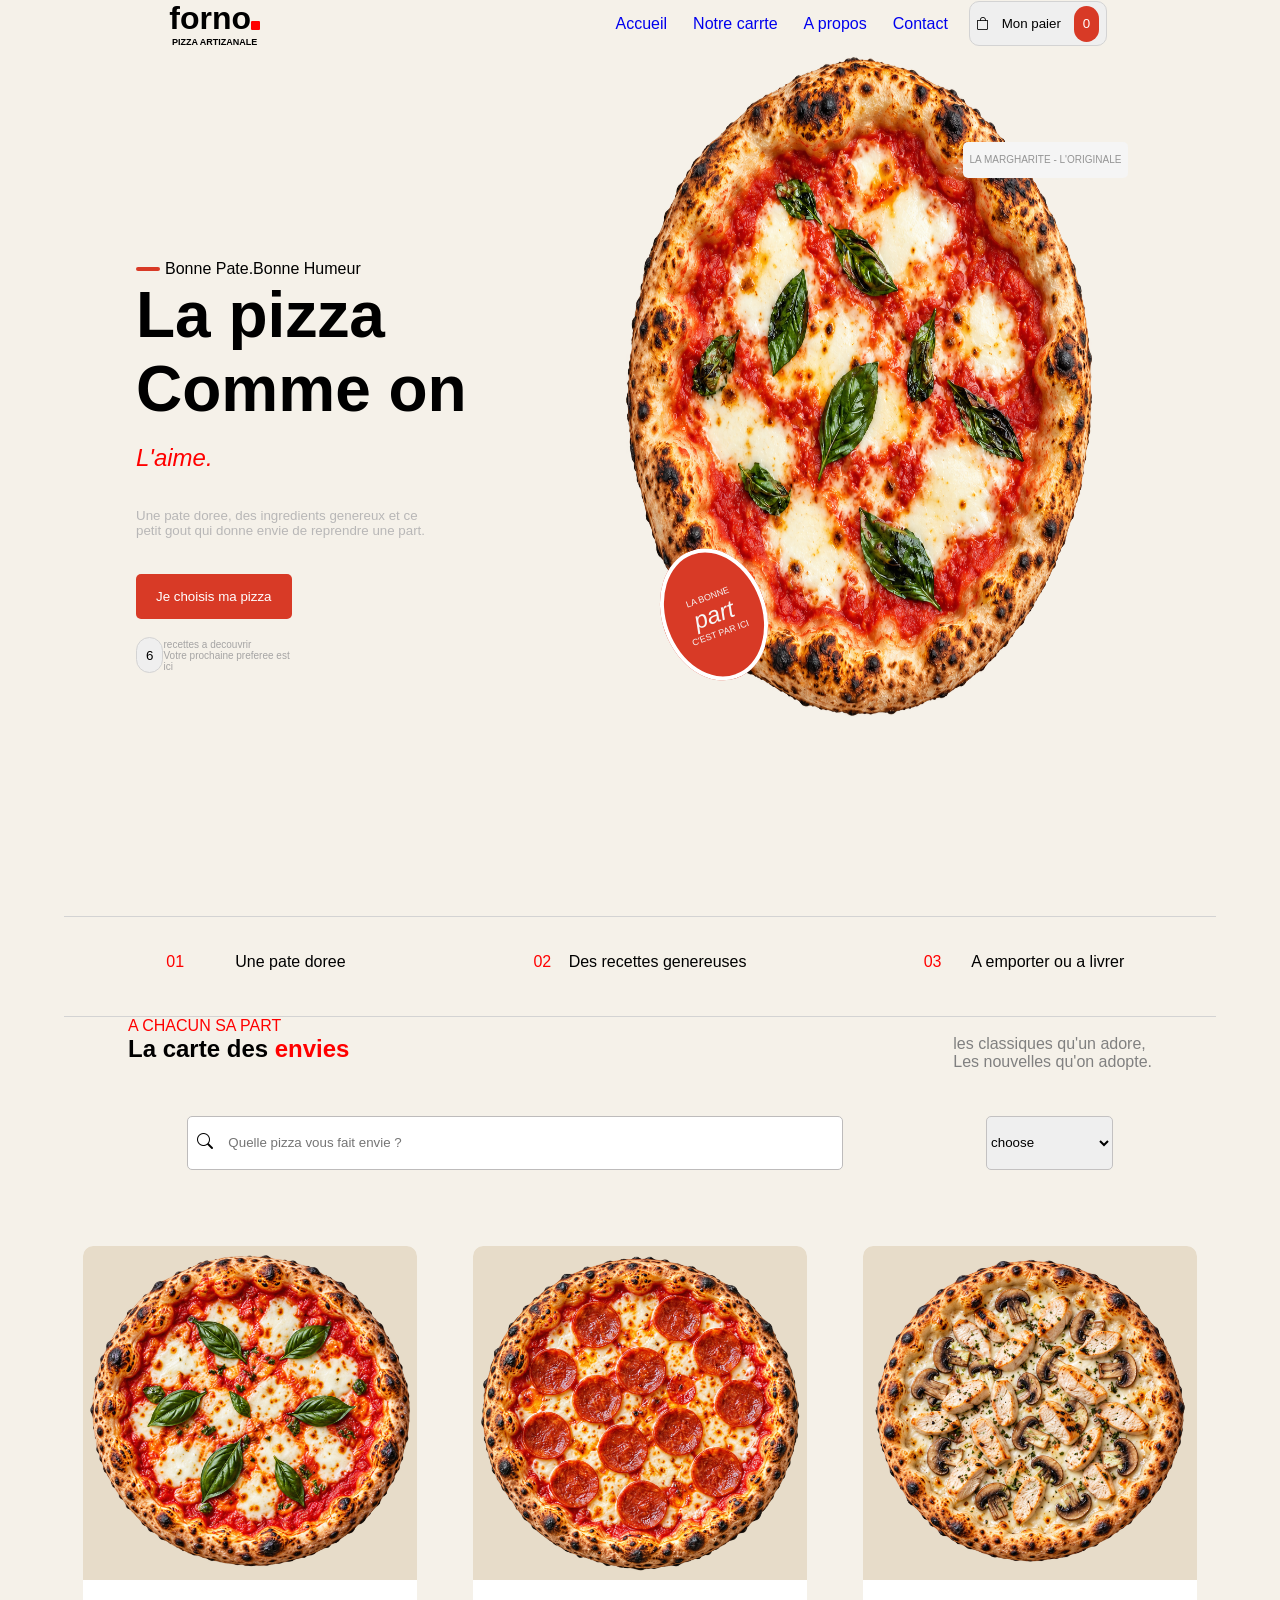
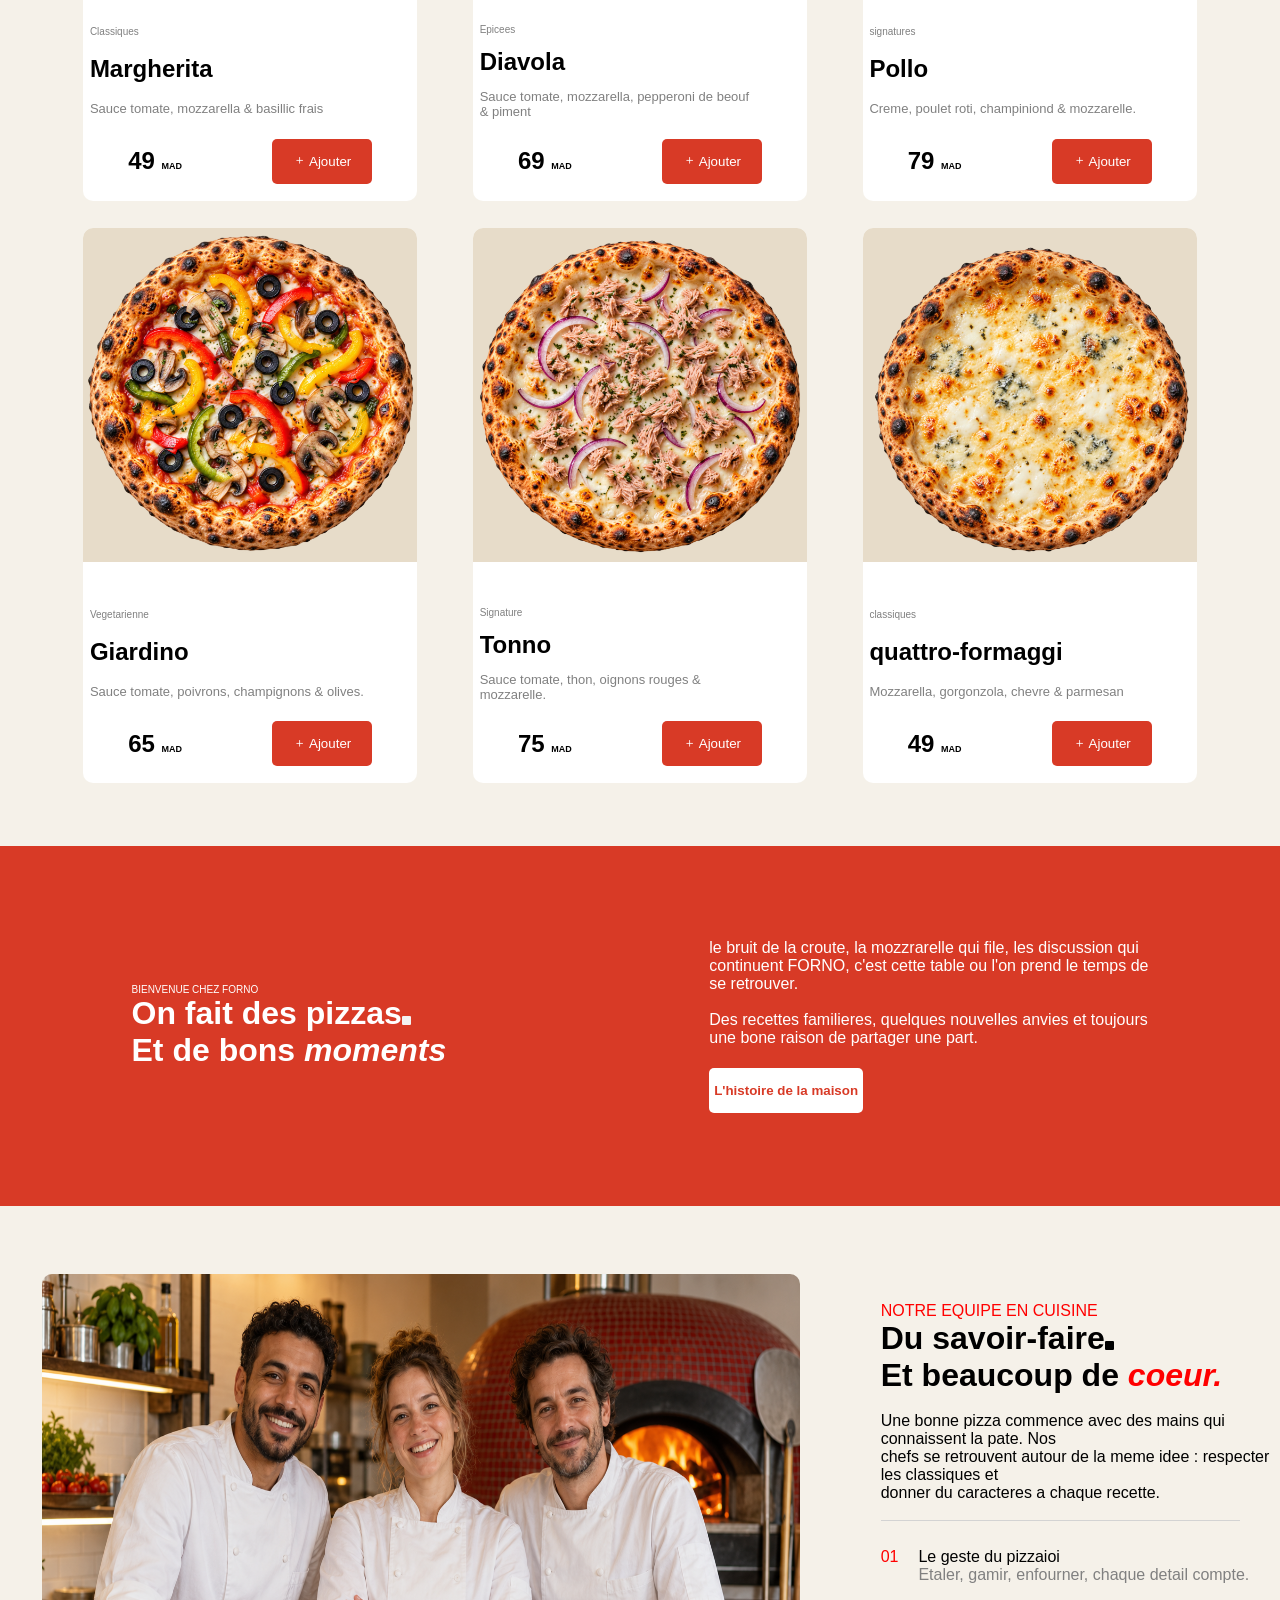
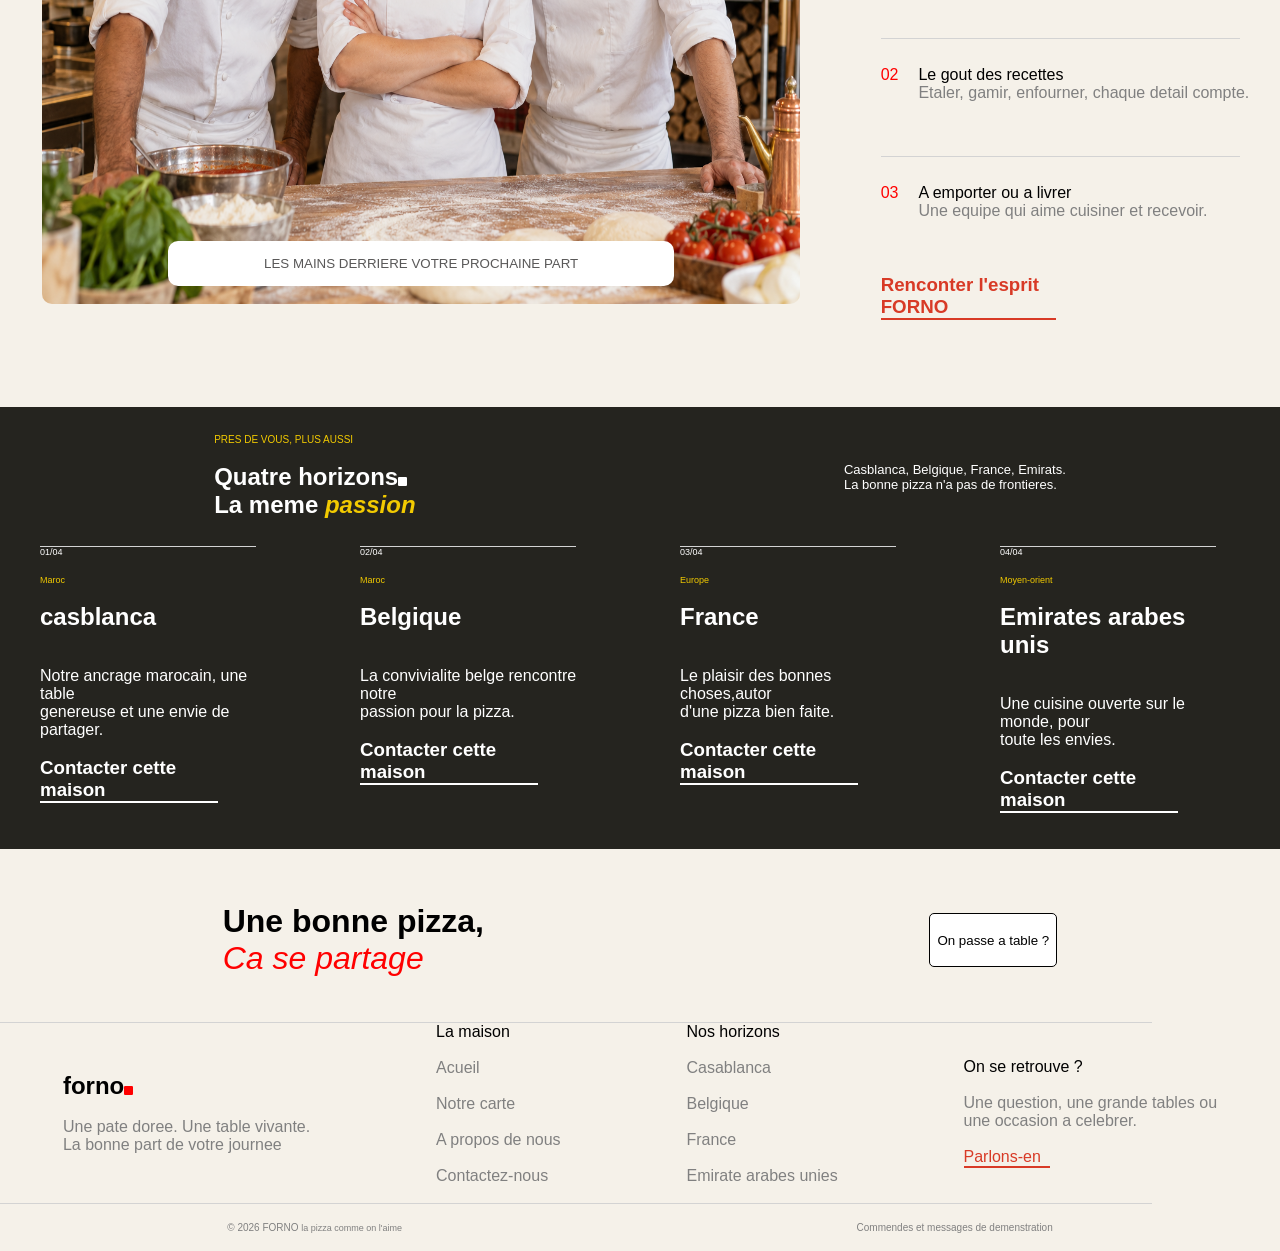
<file: index.html>
<!DOCTYPE html>
<html lang="en">
<head>
    <meta charset="UTF-8">
    <meta name="viewport" content="width=device-width, initial-scale=1.0">
    <link rel="stylesheet" href="public/css/app.css">
    <link rel="stylesheet" href="https://cdn.jsdelivr.net/npm/bootstrap-icons@1.11.3/font/bootstrap-icons.min.css">
    <title>Document</title>
</head>
<div class="sideleft">
<div class="textSide">
    <div class="btnTxt">
        <div class="">
            <p style="font-size: small;">UNE ENVIE FREND FORME</p>
    <h1>Mon panier<i class="bi bi-square-fill" style="color: red; font-size: xx-small;"></i></h1>

    </div>
<button class="xbtn"><i class="bi bi-x-lg"></i></button>
</div>
<div class="line"></div>

<form action="" class="thelastForm">
    <h1>Enter this INFO :</h1><br>
    <label for="">Name :</label><br>
    <input type="text" name="" id="firstname"><br><br>
    <label for="">Location :</label><br>
    <input type="text" name="" id="locationFirst">
    <label for="">Enter phone Number :</label><br>
    <input type="number" class="numberFirst"><br>
    <button class="seccuss">confirme</button>

</form>
</div>

<div class="lastdivSide">
    <h1 style="font-size: xx-large; font-weight: 400; font-style: italic; color: red;">Une part?</h1>
    <h3>Votre panier attend sa pizza.</h3>
    <p style="color: grey; font-size: small;">Choisissez votre recette et laissez la <br> goumandise faire le reste. </p>
    <button class="btnChois">Decouvrir la carte</button>
</div>


</div>
<body>
    <header>
        <h2 class="HEADIV" style="font-size: 200%;"><strong>forno<i class="bi bi-square-fill" style="color: red; font-size: xx-small;"></i></strong><span style="font-family: 'Segoe UI', Tahoma, Geneva, Verdana, sans-serif; font-size: xx-small;">PIZZA ARTIZANALE</span></h2>
        <nav class="navPaier">
             <input type="checkbox" id="burger-toggle">
  
 
  <label for="burger-toggle" class="burger-icon">
    <span></span>
    <span></span>
    <span></span>
  </label>
            <ul>
                <li><a href="index.html">Accueil</a></li>
                <li><a href="notrecard" class="smoothCards">Notre carrte</a> </li>
                <li><a href="about.html" class="">A propos</a> </li>
                <li><a href="contact.html">Contact</a> </li>
            </ul>
            <button class="btnPaier"><i class="bi bi-bag" style="font-size: small;"></i>Mon paier <span class="count">0</span></button>
        </nav>
    </header>

    <main>
        <section class="conta1">
            <!-- the left half of the first section -->
            <div class="textConta1">
                <h4 class="linetxt" style="font-weight: 400;"><p class="smline"></p>Bonne Pate.Bonne Humeur</h4>
                <h1 style="font-size: 400%; font-weight: 700; " >La pizza <br> Comme on</h1>
                <br>
                <h1 style="font-style: italic;color: red; font-weight: 400;">L'aime.</h1><br><br>
                <p style="font-size: smaller; color: rgb(184, 183, 183);">Une pate doree, des ingredients genereux et ce <br> petit gout qui donne envie de reprendre une part.</p><br><br>
                 <button class="btnChois1">Je choisis ma pizza</button><br><br>
                <div class="countext">
                    <button class="count2">6</button>
                    <p style="color: rgb(165, 164, 164); font-size: x-small;">recettes a decouvrir <br>Votre prochaine preferee est ici</p>
                </div> 
            <!-- the end of the left half of the first section -->
            </div>

            <div class="imgdiv">
                <img class="imageHero" src="public/images/hero-pizza-transparent.png" alt="">
                <div class="cyrcleInPizza">
                    <p style="font-size: xx-small;">LA BONNE</p>
                    <h3 style="font-style: italic; font-size: x-large; font-weight: 500;">part</h3>
                    <p style="font-size: xx-small;">C'EST PAR ICI</p>
                </div>
                <div class="origineMargha"><p style="font-size: x-small;">LA MARGHARITE - L'ORIGINALE</p></div>
            </div>
        </section>
        <!-- *a line -->
         <br>
    <div class="line"></div>

        <section class="conta2">
        <div class="numberTxt"><span class="redNumb" style="color: red;">01</span><p>Une pate doree</p></div>
        <div class="numberTxt"><span class="redNumb" style="color: red;">02</span><p>Des recettes genereuses</p></div>
        <div class="numberTxt"><span class="redNumb" style="color: red;">03</span><p>A emporter ou a livrer</p></div>
        </section>

        <!-- *a line -->
    <div class="line"></div>
     
    <section class="conta3">
        <p style="color: red;">A CHACUN SA PART</p>
        <!-- the strat of the div before the input -->
        <div class="cartesBeforeInput">
             <h1>La carte des <span style="color: red; font-family: 'Lucida Sans', 'Lucida Sans Regular', 'Lucida Grande', 'Lucida Sans Unicode', Geneva, Verdana, sans-serif;">envies</span></h1>
             <div class="txtGreySecondSection">
                <p style="color: grey;">les classiques qu'un adore,</p>
                <p style="color: grey;">Les nouvelles qu'on adopte.</p>
             </div>
             <!-- the end of the text before the input -->
        </div>

        <!-- the box that contain the inputs -->
         <div class="boxSearchSelectInpt">

            <div class="boxInputSearch">
            <i class="bi bi-search iconSearch" ></i>
            <input class="inputSearch" type="search" placeholder="Quelle pizza vous fait envie ?">

            </div>
            
                <select name="" id="pizaSelect">
                    <option value="choose">choose</option>
                    <option value="Margherita">Margherita</option>
                    <option value="Diavola">Diavola</option>
                    <option value="Pollo">Pollo</option>
                    <option value="Giardino">Giardino</option>
                    <option value="Tonno">Tonno</option>
                    <option value="Quattro Formaggi">Quattro Formaggi</option>
                </select>
         
        <!-- the box that contain the inputs -->
         </div>
    </section>

    <section class="conta4">

        
        <!--? the card in the fourth container -->
        <div class="cards">
         <div class="divimage2"><img class="imageM" src="public/images/margherita.png" alt="">  </div> 
          <div class="loriginal"><p style="color: red; font-size: smaller;">L'original</p></div>
        
          <div class="cardTxt">
              <p style="font-size: x-small; color: grey;">Classiques</p>
            <h2><strong>Margherita</strong></h2>
            <p style="color: grey; font-size: small;">Sauce tomate, mozzarella & basillic frais</p>

          </div>
          
            <div class="priceAjouter">
                <h2>49 <span style="font-size: xx-small;">MAD</span></h2>
                <button class="btnAjouter"><i class="bi bi-plus"></i> Ajouter</button>
            </div>
        <!--? the card in the fourth container -->
        </div>


        <!--? the card in the fourth container -->
        <div class="cards">
         <div class="divimage2"><img class="imageM" src="public/images/diavola.png" alt="">  </div> 
          <div class="loriginal1"><p style="color: red; font-size: smaller;">Un peu de caractere</p></div>
        
          <div class="cardTxt">
              <p style="font-size: x-small; color: grey;">Epicees</p>
            <h2><strong>Diavola</strong></h2>
            <p style="color: grey; font-size: small;">Sauce tomate, mozzarella, pepperoni de beouf <br> & piment</p>

          </div>
          
            <div class="priceAjouter">
                <h2>69 <span style="font-size: xx-small;">MAD</span></h2>
                <button class="btnAjouter"><i class="bi bi-plus"></i> Ajouter</button>
            </div>
        <!--? the card in the fourth container -->
        </div>


        <!--? the card in the fourth container -->
        <div class="cards">
       <div class="divimage2"><img class="imageM" src="public/images/pollo.png" alt="">  </div>   
          <div class="loriginal2"><p style="color: red; font-size: smaller;">LA GENERIQUES</p></div>
        
          <div class="cardTxt">
              <p style="font-size: x-small; color: grey;">signatures</p>
            <h2><strong>Pollo</strong></h2>
            <p style="color: grey; font-size: small;">Creme, poulet roti, champiniond & mozzarelle.</p>

          </div>
          
            <div class="priceAjouter">
                <h2>79 <span style="font-size: xx-small;">MAD</span></h2>
                <button class="btnAjouter"><i class="bi bi-plus"></i> Ajouter</button>
            </div>
        <!--? the card in the fourth container -->
        </div>


        <!--? the card in the fourth container -->
        <div class="cards">
         <div class="divimage2"><img class="imageM" src="public/images/giardino.png" alt=""> </div>  
          <div class="loriginal1"><p style="color: red; font-size: smaller; ">TOOT EN COULEURS</p></div>
        
          <div class="cardTxt">
              <p style="font-size: x-small; color: grey;">Vegetarienne</p>
            <h2><strong>Giardino</strong></h2>
            <p style="color: grey; font-size: small;">Sauce tomate, poivrons, champignons & olives.</p>

          </div>
          
            <div class="priceAjouter">
                <h2>65 <span style="font-size: xx-small;">MAD</span></h2>
                <button class="btnAjouter"><i class="bi bi-plus"></i> Ajouter</button>
            </div>
        <!--? the card in the fourth container -->
        </div>


        <!--? the card in the fourth container -->
        <div class="cards">
      <div class="divimage2"> <img class="imageM" src="public/images/tonno.png" alt=""> </div>    
          <div class="loriginal2"><p style="color: red; font-size: smaller;">L'air de l'age</p></div>
        
          <div class="cardTxt">
              <p style="font-size: x-small; color: grey;">Signature</p>
            <h2><strong>Tonno</strong></h2>
            <p style="color: grey; font-size: small;">Sauce tomate, thon, oignons rouges & <br> mozzarelle.</p>

          </div>
          
            <div class="priceAjouter">
                <h2>75 <span style="font-size: xx-small;">MAD</span></h2>
                <button class="btnAjouter"><i class="bi bi-plus"></i> Ajouter</button>
            </div>
        <!--? the card in the fourth container -->
        </div>


        <!--? the card in the fourth container -->
        <div class="cards">
        <div class="divimage2"><img class="imageM" src="public/images/quattro-formaggi.png" alt=""> </div>   
          <div class="loriginal1"><p style="color: red; font-size: smaller;">UN PEAU DE ACARCTERE</p></div>
        
          <div class="cardTxt">
              <p style="font-size: x-small; color: grey;">classiques</p>
            <h2><strong>quattro-formaggi</strong></h2>
            <p style="color: grey; font-size: small;">Mozzarella, gorgonzola, chevre & parmesan</p>

          </div>
          
            <div class="priceAjouter">
                <h2>49 <span style="font-size: xx-small;">MAD</span></h2>
                <button class="btnAjouter"><i class="bi bi-plus"></i> Ajouter</button>
            </div>
        <!--? the card in the fourth container -->
        </div>
    </section>

    <section class="conta5">
          <div>
            <p style="font-size: x-small;">BIENVENUE CHEZ FORNO</p>
            <h1 style="font-size: xx-large;"><strong>On fait des pizzas<i class="bi bi-square-fill" style="color: rgb(244, 242, 242); font-size: xx-small;"></i> <br>Et de bons</strong> <span style="font-style: italic;">moments</span></h1>
          </div>

          <div class="boxTxtWhiteBtn">
            <p>le bruit de la croute, la mozzrarelle qui file, les discussion qui <br>
            continuent FORNO, c'est cette table ou l'on prend le temps de <br> 
        se retrouver.</p><br>
        <p>Des recettes familieres, quelques nouvelles anvies et toujours <br> une bone raison de partager une part.</p>

        <button class="btnWhite">L'histoire de la maison</button>
          </div>
    </section>

    <section class="conta6">
        <div class="shefsimgTxt">
           <img class="chefs" src="public/images/chefs.png" alt="">
           <button class="txtBelowchefs">LES MAINS DERRIERE VOTRE PROCHAINE PART</button>
        </div>
      

        <div class="theboxBesideChefImg">
            <p style="color: red;">NOTRE EQUIPE EN CUISINE</p>
            <h1 style="font-size: xx-large;">Du savoir-faire<i class="bi bi-square-fill" style="font-size: xx-small;"></i><br>
            Et beaucoup de <span style="font-style: italic; color: red;">coeur.</span></h1><br>
            <p>Une bonne pizza commence avec des mains qui connaissent la pate. Nos <br>
            chefs se retrouvent autour de la meme idee : respecter les classiques et <br>
        donner du caracteres a chaque recette.</p><br>
        <div class="line"></div>
                <div class="numberTxtcnt6"><span class="redNumb" style="color: red;">01</span><p>Le geste du pizzaioi <br><span style="color: gray;">Etaler, gamir, enfourner, chaque detail compte.</span> </p></div>
                <div class="line"></div>
        <div class="numberTxtcnt6"><span class="redNumb" style="color: red;">02</span><p>Le gout des recettes <br><span style="color: gray;">Etaler, gamir, enfourner, chaque detail compte.</span></p></div>
                <div class="line"></div>
        <div class="numberTxtcnt6"><span class="redNumb" style="color: red;">03</span><p>A emporter ou a livrer <br><span style="color: gray;">Une equipe qui aime cuisiner et recevoir.</span></p></div>
    
        <h3 class="borderRedBelow">Renconter l'esprit FORNO</h3>


        </div>
    </section>

    <section class="conta7">
      <div class="conta7Title">
        <div>
                          <p style="font-size: x-small; color: rgb(242, 202, 1);">PRES DE VOUS, PLUS AUSSI</p><br>
              <h1>Quatre horizons<i class="bi bi-square-fill" style="font-size: xx-small;"></i><br>La meme <span style="color: rgb(242, 202, 1); font-style: italic;">passion</span></h1>

        </div>
              <p style="font-size: small;">Casblanca, Belgique, France, Emirats. <br>La bonne pizza n'a pas de frontieres.</p>
              
            </div>
            <!-- * the box that contains the cities cards -->
            <div class="citiesCard">

                <!-- ? the card -->
                 <div class="city">
                  <div class="line"></div> 
                   <p style="font-size: xx-small;">01/04</p><br>
                   <p style="font-size: xx-small; color: rgb(242, 202, 1);">Maroc</p><br>
                 <h2>casblanca</h2><br><br>

                 <p>Notre ancrage marocain, une table <br>
                genereuse et une envie de partager.</p><br>
                <h3 class="borderWhiteBelow">Contacter cette maison</h3>
                <!-- ? the card -->
                 </div>

                <!-- ? the card -->
                 <div class="city">
                  <div class="line"></div> 
                   <p style="font-size: xx-small;">02/04</p><br>
                   <p style="font-size: xx-small; color: rgb(242, 202, 1);">Maroc</p><br>
                 <h2>Belgique</h2><br><br>

                 <p>La convivialite belge rencontre notre <br>
                passion pour la pizza.</p><br>
                <h3 class="borderWhiteBelow">Contacter cette maison</h3>
                <!-- ? the card -->
                 </div>

                <!-- ? the card -->
                 <div class="city">
                  <div class="line"></div> 
                   <p style="font-size: xx-small;">03/04</p><br>
                   <p style="font-size: xx-small; color: rgb(242, 202, 1);">Europe</p><br>
                 <h2>France</h2><br><br>

                 <p>Le plaisir des bonnes choses,autor<br>
                d'une pizza bien faite.</p><br>
                <h3 class="borderWhiteBelow">Contacter cette maison</h3>
                <!-- ? the card -->
                 </div>

                <!-- ? the card -->
                 <div class="city">
                  <div class="line"></div> 
                   <p style="font-size: xx-small;">04/04</p><br>
                   <p style="font-size: xx-small; color: rgb(242, 202, 1);">Moyen-orient</p><br>
                 <h2>Emirates arabes unis</h2><br><br>

                 <p>Une cuisine ouverte sur le monde, pour <br>
               toute les envies.</p><br>
                <h3 class="borderWhiteBelow">Contacter cette maison</h3>
                <!-- ? the card -->
                 </div>
                
            <!-- * the box that contains the cities cards -->
            </div>
    </section>
    </main>
    <footer>
       
            <div class="firstDivOfFooter">
                <h1>Une bonne pizza,<br><span style="color: red; font-style: italic; font-weight: 400;">Ca se partage</span></h1>
                <button class="btnFter">On passe a table ?</button>
            </div>
            <div class="line"></div>
            <div class="div-info-fter">
                <div>
                    <h2>forno<i class="bi bi-square-fill" style="font-size: xx-small; color: red;"></i></h2><br>
                    <p style="color: grey;">Une pate doree. Une table vivante.<br>La bonne part de votre journee</p>
                </div>

                <div>
                    <p>La maison</p><br>
                    <p style="color: grey;">Acueil</p><br>
                    <p style="color: grey;">Notre carte</p><br>
                    <p style="color: grey;">A propos de nous</p><br>
                    <p style="color: grey;">Contactez-nous</p><br>
                </div>

                <div>
                    <p>Nos horizons</p><br>
                    <p style="color: grey;">Casablanca</p><br>
                    <p style="color: grey;">Belgique</p><br>
                    <p style="color: grey;">France</p><br>
                    <p style="color: grey;">Emirate arabes unies</p><br>
                </div>

                <div>
                    <p>On se retrouve ?</p><br>
                    <p style="color: grey;">Une question, une grande tables ou <br>une occasion a celebrer.</p><br>
                    <p class="bordeRedBelow">Parlons-en</p>
                </div>

            </div>
             <div class="line"></div>

             <div class="lastDiv">
                             <p style="color: gray; font-size: x-small;">&copy; 2026 FORNO <span style="font-size: xx-small;">la pizza comme on l'aime</span></p>
                             <p style="color: gray; font-size: x-small;">Commendes et messages de demenstration</p>
             </div>
        
    </footer>
    <script src="js/script.js"></script>
</body>
</html>
</file>
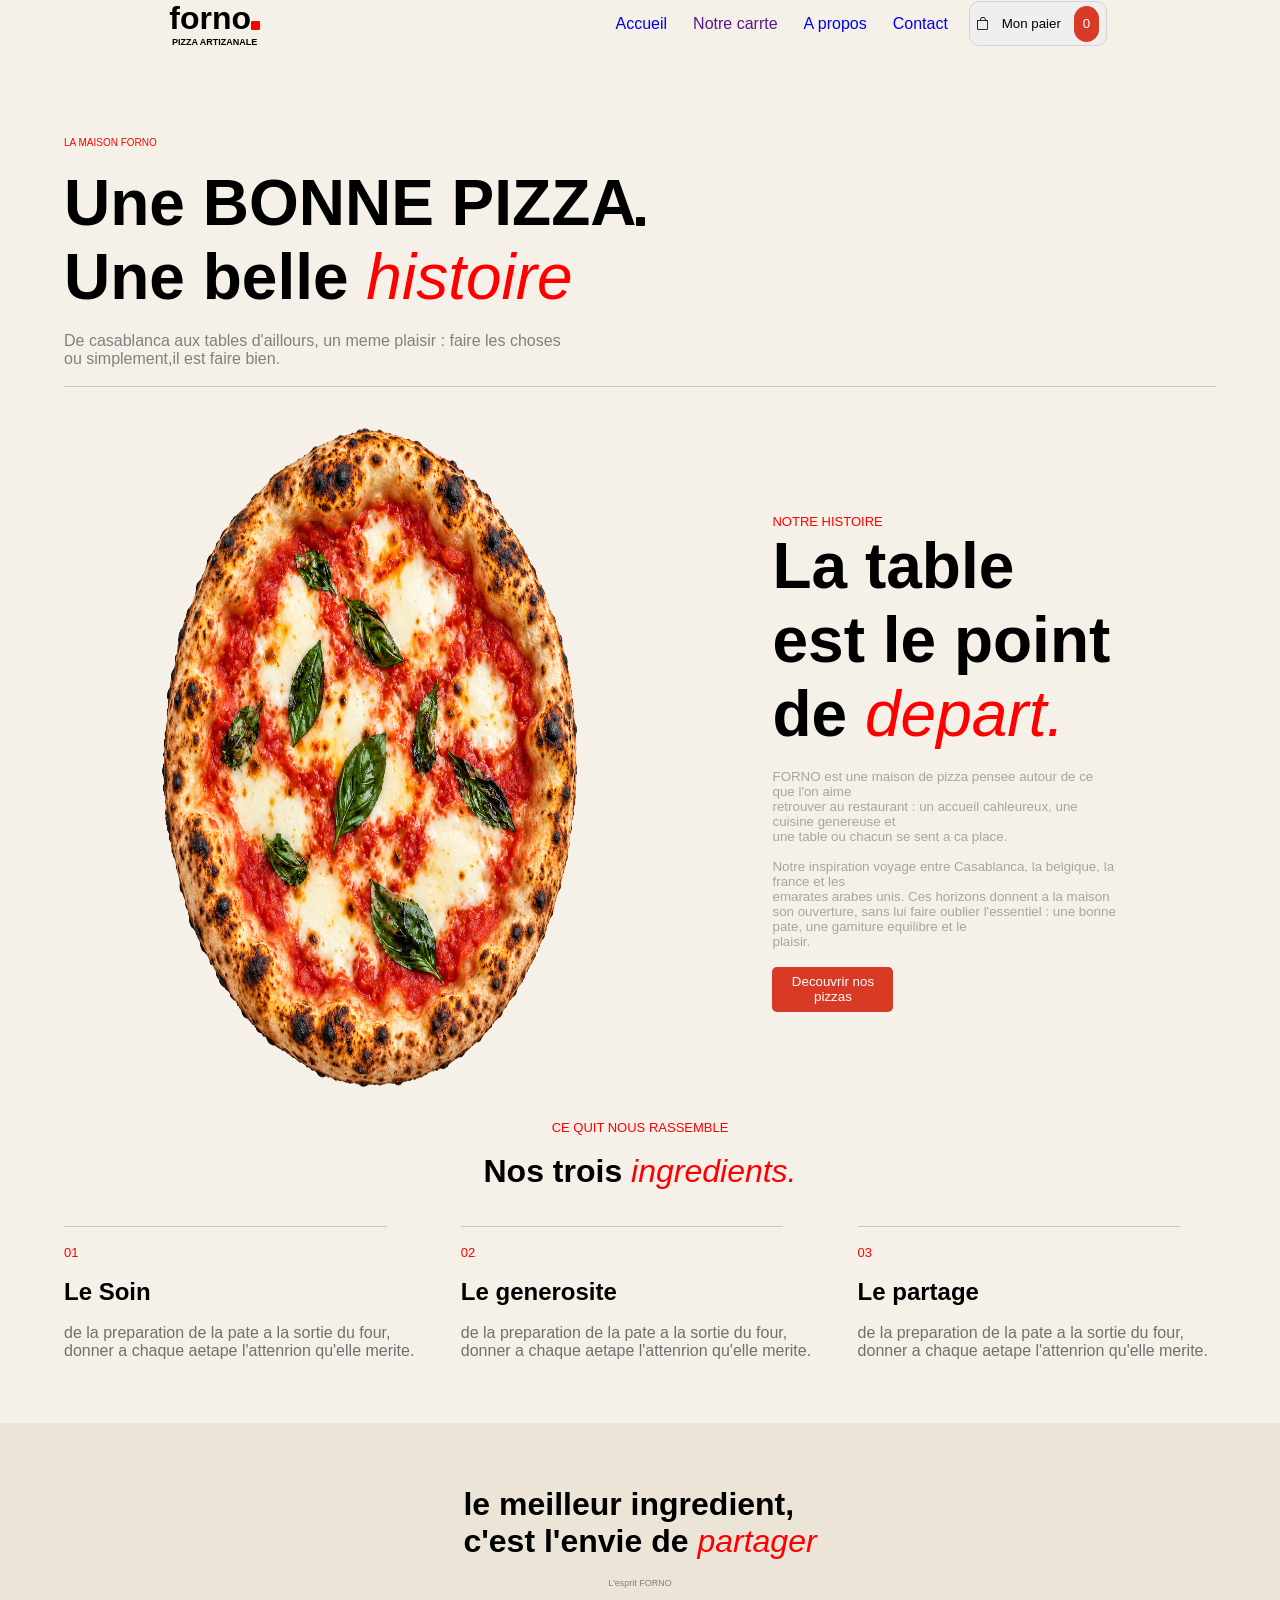
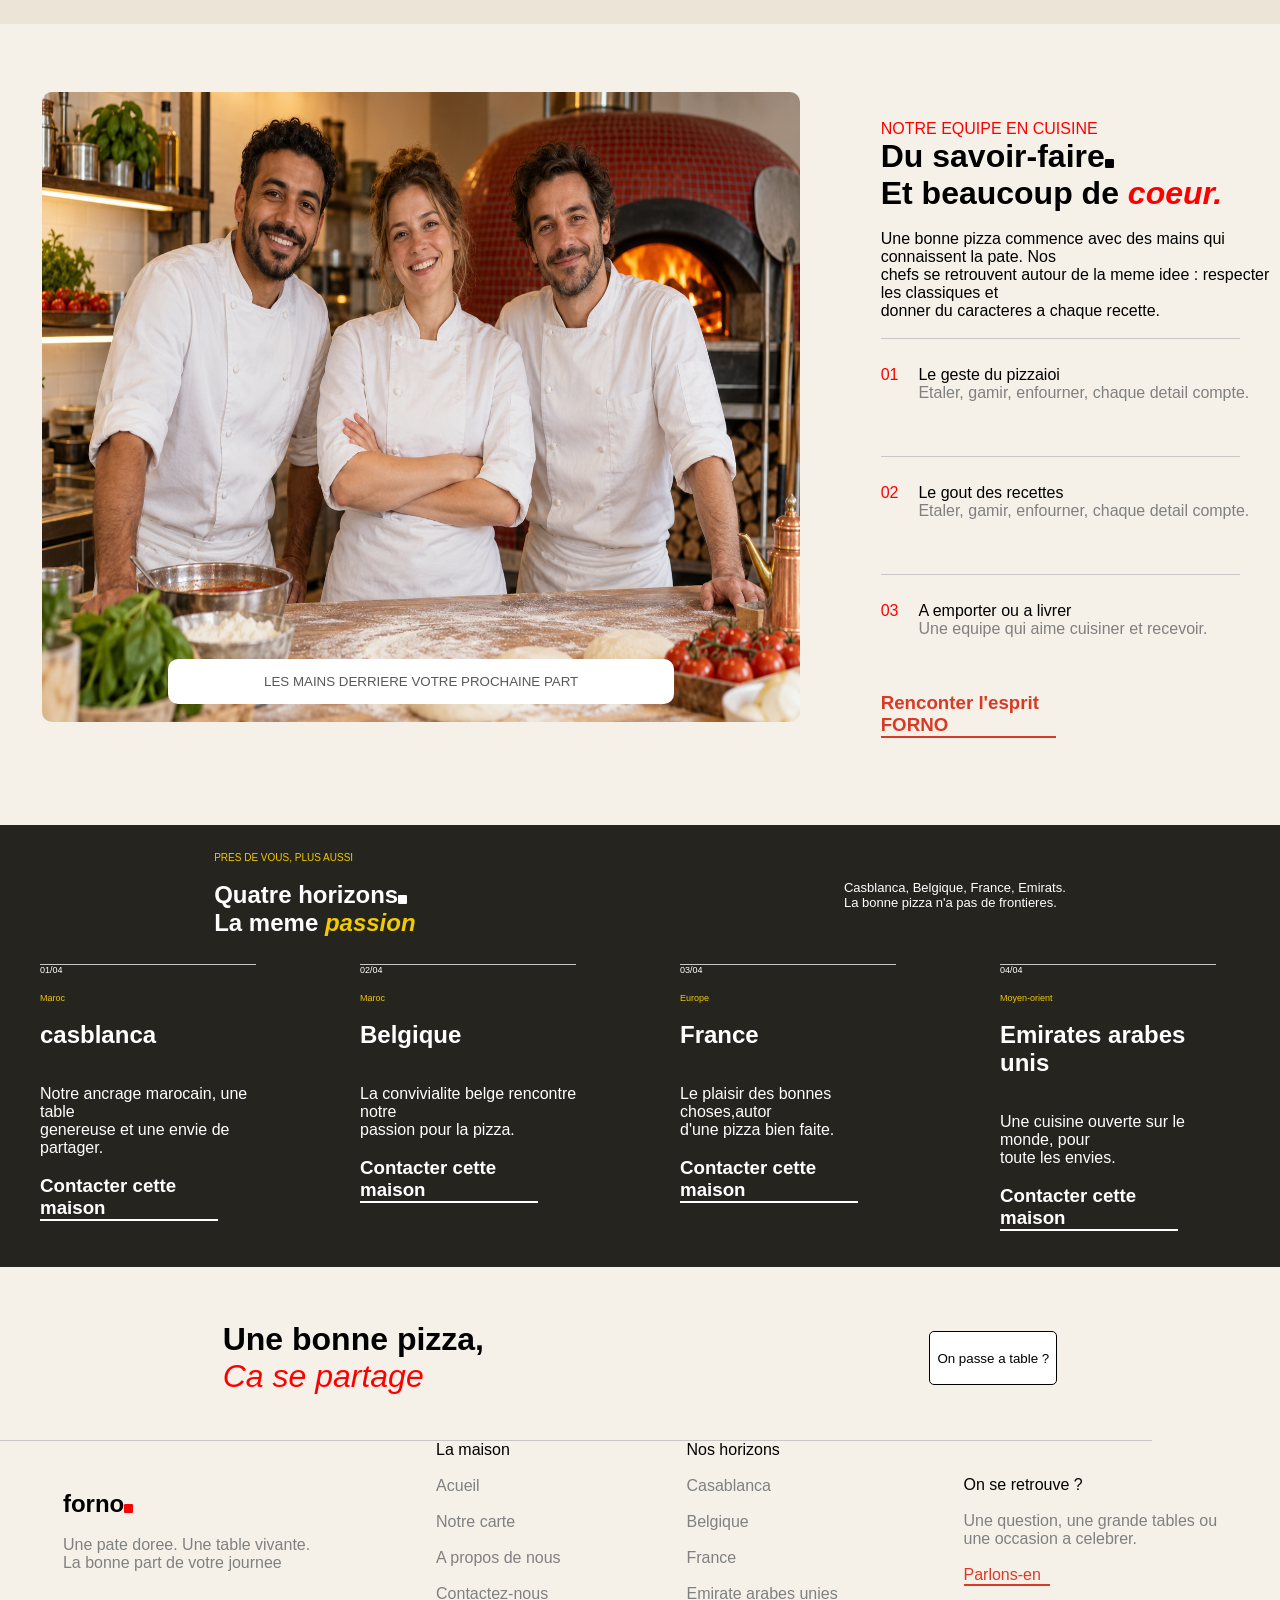
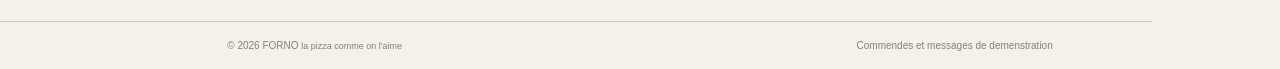
<file: about.html>
<!DOCTYPE html>
<html lang="en">
<head>
    <meta charset="UTF-8">
    <meta name="viewport" content="width=device-width, initial-scale=1.0">
    <title>Document</title>
        <link rel="stylesheet" href="https://cdn.jsdelivr.net/npm/bootstrap-icons@1.11.3/font/bootstrap-icons.min.css">
    <link rel="stylesheet" href="public/css/about.css">
</head>
<body>
  <header>
        <h2 class="HEADIV" style="font-size: 200%;"><strong>forno<i class="bi bi-square-fill" style="color: red; font-size: xx-small;"></i></strong><span style="font-family: 'Segoe UI', Tahoma, Geneva, Verdana, sans-serif; font-size: xx-small;">PIZZA ARTIZANALE</span></h2>
        <nav class="navPaier">
             <input type="checkbox" id="burger-toggle">
  
 
  <label for="burger-toggle" class="burger-icon">
    <span></span>
    <span></span>
    <span></span>
  </label>
            <ul>
                <li><a href="index.html">Accueil</a></li>
                <li><a href="">Notre carrte</a> </li>
                <li><a href="about.html">A propos</a> </li>
                <li><a href="contact.html">Contact</a> </li>
            </ul>
            <button class="btnPaier"><i class="bi bi-bag" style="font-size: small;"></i>Mon paier <span class="count">0</span></button>
        </nav>
    </header>

    <main>
       <section class="conta">
           <p style="color: red; font-size: x-small;">LA MAISON FORNO </p><br>
           <p style="font-size: 400%; font-weight: bolder;">Une BONNE PIZZA<i class="bi bi-square-fill" style="font-size: xx-small;"></i> <br> Une belle <span style="font-style: italic; color: red; font-weight: 300;">histoire</span></p><br>
           <p style="color: grey;">De casablanca aux tables d'aillours, un meme plaisir : faire les choses <br>
        ou simplement,il est faire bien.</p><br>
        
        </section>
        <div class="line"></div>

          <section class="conta1">
         <div class="imgdiv">
                <img class="imageHero" src="public/images/hero-pizza-transparent.png" alt="">
            </div>
                    <!-- the left half of the first section -->
            <div class="textConta1">
                <p style="color: red; font-size: small;"><span class="smline"></span>NOTRE HISTOIRE</p>
                <h1 style="font-size: 400%; font-weight: 700;" >La table est le point <br> de <span style="color: red; font-style: italic; font-weight: 400;">depart.</span></h1>
                <br>
                <p style="font-size: smaller; color: rgb(165, 165, 165);">FORNO est une maison de pizza pensee autour de ce que l'on aime <br>
                    retrouver au restaurant : un accueil cahleureux, une cuisine genereuse et <br>
                    une table ou chacun se sent a ca place. <br><br>
                Notre inspiration voyage entre Casablanca, la belgique, la france et les <br>
            emarates arabes unis. Ces horizons donnent a la maison son ouverture, sans lui faire oublier l'essentiel : une bonne pate, une gamiture equilibre et le <br>
        plaisir.</p><br>
                 <button class="btnChois">Decouvrir nos pizzas</button><br>

            <!-- the end of the left half of the first section -->
            </div>
        </section><br>

        <p style="color: red; font-size: small;">CE QUIT NOUS RASSEMBLE</p><br>
        <h1 style="font-weight: bold;"> Nos trois <span style="font-style: italic; font-weight: 400; color: red;">ingredients.</span></h1><br>
        <br>

        <section class="conta2">

            <div class="boxtxtnmber">
              <div class="line"></div><br>
              <p style="color: red; font-size: small;">01</p><br>
              <h2>Le Soin</h2><br>
              <p style="color: rgb(112, 112, 112);">de la preparation de la pate a la sortie du four, <br> donner a chaque aetape l'attenrion qu'elle merite.</p>
            </div>
            <div class="boxtxtnmber">
              <div class="line"></div><br>
              <p style="color: red; font-size: small;">02</p><br>
              <h2>Le generosite</h2><br>
              <p style="color: rgb(112, 112, 112);">de la preparation de la pate a la sortie du four, <br> donner a chaque aetape l'attenrion qu'elle merite.</p>
            </div>
            <div class="boxtxtnmber">
              <div class="line"></div><br>
              <p style="color: red; font-size: small;">03</p><br>
              <h2>Le partage</h2><br>
              <p style="color: rgb(112, 112, 112);">de la preparation de la pate a la sortie du four, <br> donner a chaque aetape l'attenrion qu'elle merite.</p>
            </div>
        </section>

        <div class="greyIngredientPartager">
          <h1 style="font-weight: bolder;">le meilleur ingredient, <br>
        c'est l'envie de <span style="color: red;font-style: italic; font-weight: 400;">partager</span></h1><br>
        <p style="color: grey; font-size: xx-small;">L'esprit FORNO</p>
        </div>

         <section class="conta6">
        <div class="shefsimgTxt">
           <img class="chefs" src="public/images/chefs.png" alt="">
           <button class="txtBelowchefs">LES MAINS DERRIERE VOTRE PROCHAINE PART</button>
        </div>
      

        <div class="theboxBesideChefImg">
            <p style="color: red;">NOTRE EQUIPE EN CUISINE</p>
            <h1 style="font-size: xx-large;">Du savoir-faire<i class="bi bi-square-fill" style="font-size: xx-small;"></i><br>
            Et beaucoup de <span style="font-style: italic; color: red;">coeur.</span></h1><br>
            <p>Une bonne pizza commence avec des mains qui connaissent la pate. Nos <br>
            chefs se retrouvent autour de la meme idee : respecter les classiques et <br>
        donner du caracteres a chaque recette.</p><br>
        <div class="line"></div>
                <div class="numberTxtcnt6"><span class="redNumb" style="color: red;">01</span><p>Le geste du pizzaioi <br><span style="color: gray;">Etaler, gamir, enfourner, chaque detail compte.</span> </p></div>
                <div class="line"></div>
        <div class="numberTxtcnt6"><span class="redNumb" style="color: red;">02</span><p>Le gout des recettes <br><span style="color: gray;">Etaler, gamir, enfourner, chaque detail compte.</span></p></div>
                <div class="line"></div>
        <div class="numberTxtcnt6"><span class="redNumb" style="color: red;">03</span><p>A emporter ou a livrer <br><span style="color: gray;">Une equipe qui aime cuisiner et recevoir.</span></p></div>
    
        <h3 class="borderRedBelow">Renconter l'esprit FORNO</h3>


        </div>
    </section>

    <section class="conta7">
      <div class="conta7Title">
        <div>
                          <p style="font-size: x-small; color: rgb(242, 202, 1);">PRES DE VOUS, PLUS AUSSI</p><br>
              <h1>Quatre horizons<i class="bi bi-square-fill" style="font-size: xx-small;"></i><br>La meme <span style="color: rgb(242, 202, 1); font-style: italic;">passion</span></h1>

        </div>
              <p style="font-size: small;">Casblanca, Belgique, France, Emirats. <br>La bonne pizza n'a pas de frontieres.</p>
              
            </div>
            <!-- * the box that contains the cities cards -->
            <div class="citiesCard">

                <!-- ? the card -->
                 <div class="city">
                  <div class="line"></div> 
                   <p style="font-size: xx-small;">01/04</p><br>
                   <p style="font-size: xx-small; color: rgb(242, 202, 1);">Maroc</p><br>
                 <h2>casblanca</h2><br><br>

                 <p>Notre ancrage marocain, une table <br>
                genereuse et une envie de partager.</p><br>
                <h3 class="borderWhiteBelow">Contacter cette maison</h3>
                <!-- ? the card -->
                 </div>

                <!-- ? the card -->
                 <div class="city">
                  <div class="line"></div> 
                   <p style="font-size: xx-small;">02/04</p><br>
                   <p style="font-size: xx-small; color: rgb(242, 202, 1);">Maroc</p><br>
                 <h2>Belgique</h2><br><br>

                 <p>La convivialite belge rencontre notre <br>
                passion pour la pizza.</p><br>
                <h3 class="borderWhiteBelow">Contacter cette maison</h3>
                <!-- ? the card -->
                 </div>

                <!-- ? the card -->
                 <div class="city">
                  <div class="line"></div> 
                   <p style="font-size: xx-small;">03/04</p><br>
                   <p style="font-size: xx-small; color: rgb(242, 202, 1);">Europe</p><br>
                 <h2>France</h2><br><br>

                 <p>Le plaisir des bonnes choses,autor<br>
                d'une pizza bien faite.</p><br>
                <h3 class="borderWhiteBelow">Contacter cette maison</h3>
                <!-- ? the card -->
                 </div>

                <!-- ? the card -->
                 <div class="city">
                  <div class="line"></div> 
                   <p style="font-size: xx-small;">04/04</p><br>
                   <p style="font-size: xx-small; color: rgb(242, 202, 1);">Moyen-orient</p><br>
                 <h2>Emirates arabes unis</h2><br><br>

                 <p>Une cuisine ouverte sur le monde, pour <br>
               toute les envies.</p><br>
                <h3 class="borderWhiteBelow">Contacter cette maison</h3>
                <!-- ? the card -->
                 </div>
                
            <!-- * the box that contains the cities cards -->
            </div>
    </section>
    </main>
    <footer>
       
            <div class="firstDivOfFooter">
                <h1>Une bonne pizza,<br><span style="color: red; font-style: italic; font-weight: 400;">Ca se partage</span></h1>
                <button class="btnFter">On passe a table ?</button>
            </div>
            <div class="line"></div>
            <div class="div-info-fter">
                <div>
                    <h2>forno<i class="bi bi-square-fill" style="font-size: xx-small; color: red;"></i></h2><br>
                    <p style="color: grey;">Une pate doree. Une table vivante.<br>La bonne part de votre journee</p>
                </div>

                <div>
                    <p>La maison</p><br>
                    <p style="color: grey;">Acueil</p><br>
                    <p style="color: grey;">Notre carte</p><br>
                    <p style="color: grey;">A propos de nous</p><br>
                    <p style="color: grey;">Contactez-nous</p><br>
                </div>

                <div>
                    <p>Nos horizons</p><br>
                    <p style="color: grey;">Casablanca</p><br>
                    <p style="color: grey;">Belgique</p><br>
                    <p style="color: grey;">France</p><br>
                    <p style="color: grey;">Emirate arabes unies</p><br>
                </div>

                <div>
                    <p>On se retrouve ?</p><br>
                    <p style="color: grey;">Une question, une grande tables ou <br>une occasion a celebrer.</p><br>
                    <p class="bordeRedBelow">Parlons-en</p>
                </div>

            </div>
             <div class="line"></div>

             <div class="lastDiv">
                             <p style="color: gray; font-size: x-small;">&copy; 2026 FORNO <span style="font-size: xx-small;">la pizza comme on l'aime</span></p>
                             <p style="color: gray; font-size: x-small;">Commendes et messages de demenstration</p>
             </div>
        
    </footer>
</body>
</html>
</file>
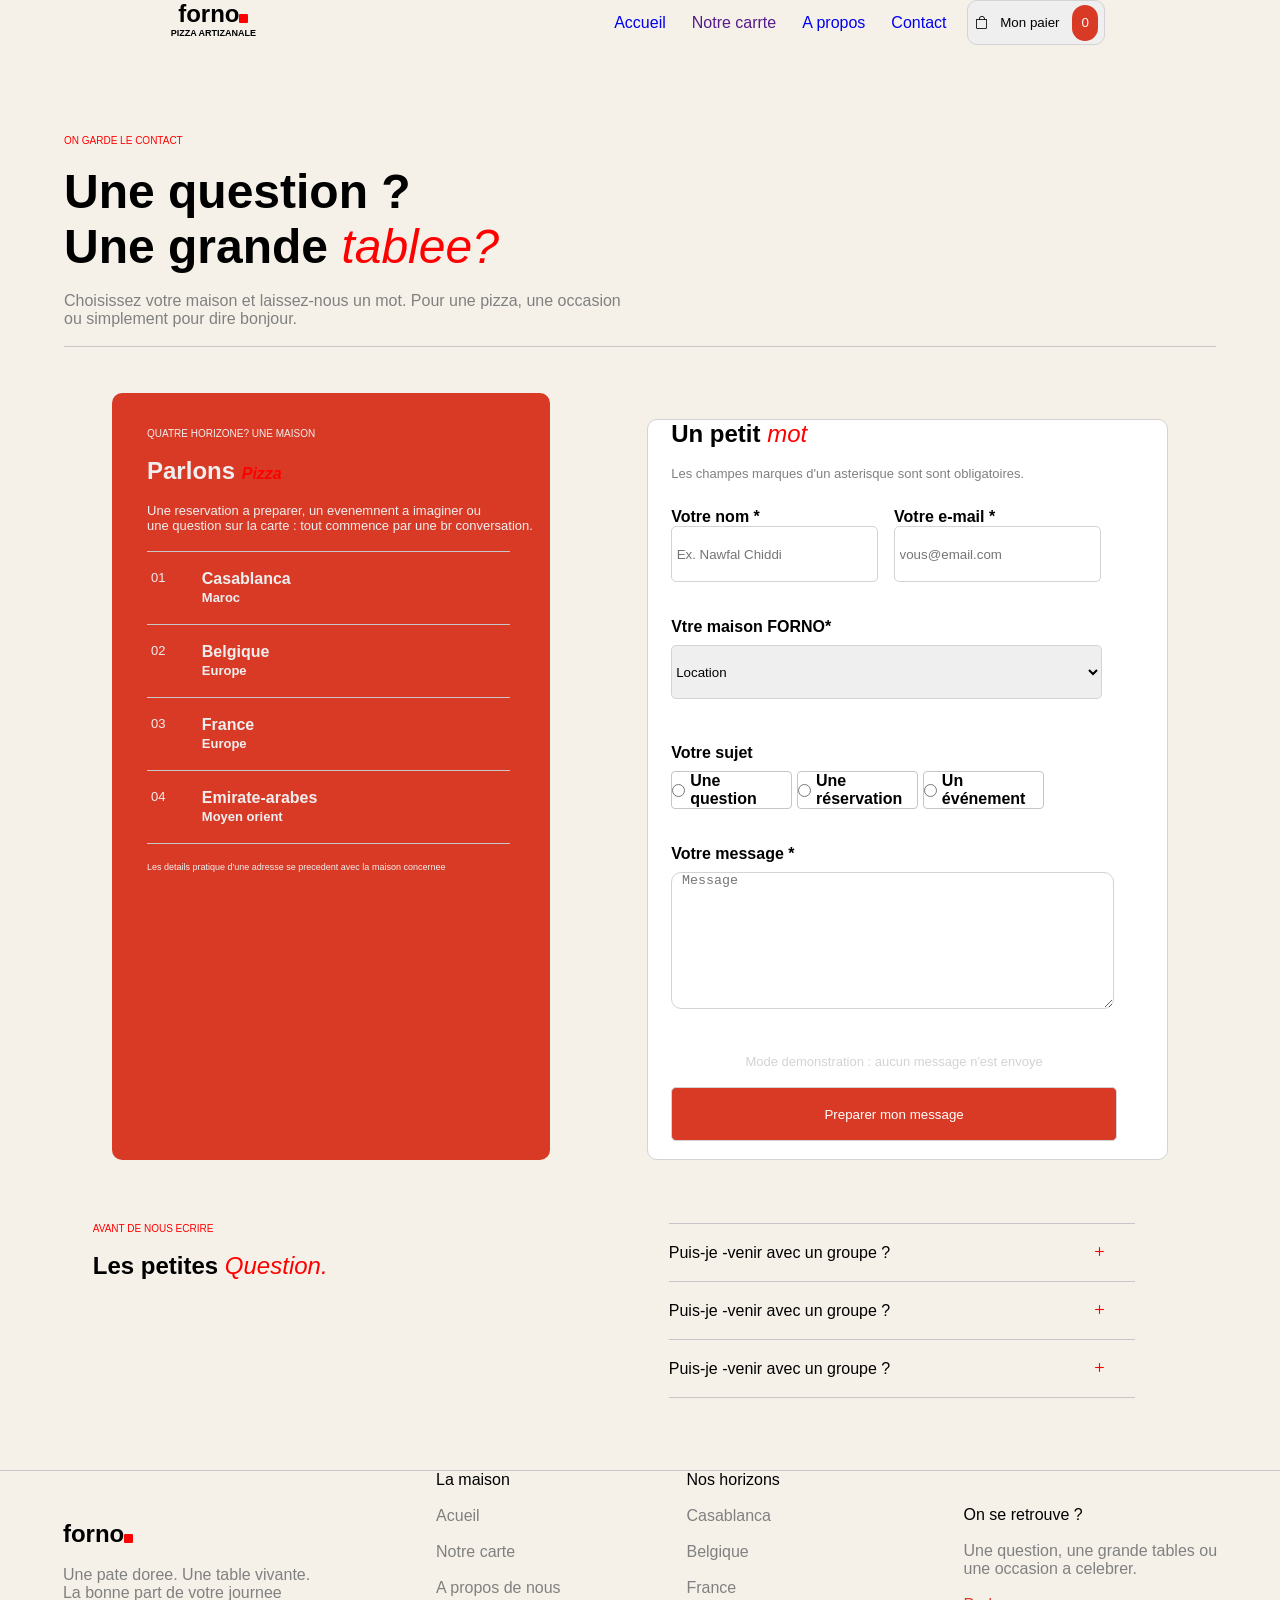
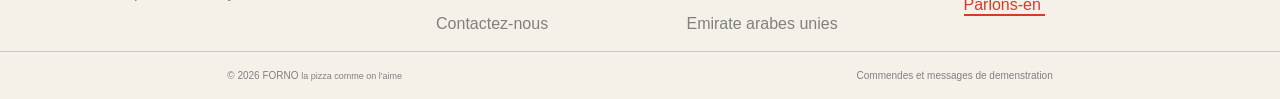
<file: contact.html>
<!DOCTYPE html>
<html lang="en">
<head>
    <meta charset="UTF-8">
    <meta name="viewport" content="width=device-width, initial-scale=1.0">
    <title>Document</title>
    <link rel="stylesheet" href="public/css/contact.css">
    <link rel="stylesheet" href="https://cdn.jsdelivr.net/npm/bootstrap-icons@1.11.3/font/bootstrap-icons.min.css">
</head>
<body>
   <header>
        <h2 class="HEADIV"><strong>forno<i class="bi bi-square-fill" style="color: red; font-size: xx-small;"></i></strong><span style="font-family: 'Segoe UI', Tahoma, Geneva, Verdana, sans-serif; font-size: xx-small;">PIZZA ARTIZANALE</span></h2>
        <nav class="navPaier">
             <input type="checkbox" id="burger-toggle">
  
 
  <label for="burger-toggle" class="burger-icon">
    <span></span>
    <span></span>
    <span></span>
  </label>
            <ul>
                <li><a href="index.html">Accueil</a></li>
                <li><a href="">Notre carrte</a> </li>
                <li><a href="about.html">A propos</a> </li>
                <li><a href="contact.html">Contact</a> </li>
            </ul>
            <button class="btnPaier"><i class="bi bi-bag" style="font-size: small;"></i>Mon paier <span class="count">0</span></button>
        </nav>
    </header>

    <main>
        <section class="conta1">
           <p style="color: red; font-size: x-small;">ON GARDE LE CONTACT </p><br>
           <p style="font-size: 300%; font-weight: 600;">Une question ? <br> Une grande <span style="font-style: italic; color: red; font-weight: 300;">tablee?</span></p><br>
           <p style="color: grey;">Choisissez votre maison et laissez-nous un mot. Pour une pizza, une occasion <br>
        ou simplement pour dire bonjour.</p><br>
        
        </section>
        <div class="line"></div>

        <section class="conta2">

                <!--? the beginning of the location card -->
            <div class="locations">
                <p style="font-size: x-small;">QUATRE HORIZONE? UNE MAISON</p><br>
                <h1>Parlons <span style="font-style: italic; font-size: medium; color: red;">Pizza</span></h1><br>
                <p style="font-size: small;">Une reservation a preparer, un evenemnent a imaginer ou <br>
                une question sur la carte : tout commence par une br conversation. </p><br>
                <div class="line"></div><br>
                <div class="numberLocation">
                    <p  style="font-size: small;">01</p>
                    <p style="font-weight: bold;" class="ploction">Casablanca<br>
                        <span style="font-size: small;">Maroc</span></p>
                </div><br>
                <div class="line"></div><br>
                <div class="numberLocation">
                    <p  style="font-size: small;">02</p>
                    <p style="font-weight: bold;" class="ploction">Belgique  <br>
                        <span style="font-size: small;">Europe</span></p>
                </div><br>
                <div class="line"></div><br>
                <div class="numberLocation">
                    <p  style="font-size: small;">03</p>
                    <p style="font-weight: bold;" class="ploction">France <br>
                        <span style="font-size: small;">Europe</span></p>
                </div><br>
                <div class="line"></div><br>
                <div class="numberLocation">
                    <p  style="font-size: small;">04</p>
                    <p  style="font-weight: bold;" class="ploction">Emirate-arabes <br>
                        <span style="font-size: small;">Moyen orient</span></p>
                </div><br>
<div class="line"></div><br>
                <p style="font-size: xx-small;">Les details pratique d'une adresse se precedent avec la maison concernee</p><br>
                <!--? the end of the location card -->
            </div>

            <!-- ?the beginning of the contact card -->
             
                <form action="" id="theForm">
                    <div>
                        <h1>Un petit <span style="font-style: italic; font-weight: 300; color: red;">mot</span></h1><br>
<p style="font-size: small; color: grey;">Les champes marques d'un asterisque sont sont obligatoires.</p><br>

                    </div>
<div class="nomEmail">

    <div class="inptName"> 
        <label for="">Votre nom *</label><br>
        <input type="text" class="nom" id="name" placeholder="Ex. Nawfal Chiddi"><br>
        <p class="wrong"></p>

    </div>

    <div class="inptemail">
        <label for="">Votre e-mail *</label><br>
        <input type="text" class="nom" id="email" placeholder="vous@email.com"><br>
        <p class="wrong1"></p>
    </div>
   

</div><br>
<label  for="">Vtre maison FORNO*</label>
        <select name="" id="locationslct">
            <option value="select">Location</option>
            <option value="Casablanca">casablanca</option>
            <option value="Belgique">belgique</option>
            <option value="France">france</option>
            <option value="Emirate-arabes">emirates</option>
        </select>
        <p class="wrong2"></p>
<br>
       

        <label for="">Votre sujet</label>
        <div class="boxsOfRadio">
             <div class="boxRadio">
            <input type="radio" value="question" class="inptRadio">
        <label for="">Une question</label> 
        </div>
        <div class="boxRadio">
            <input type="radio" value="reservation" class="inptRadio">
        <label for="">Une réservation</label> 
        </div>
        <div class="boxRadio">
            <input type="radio" value="evenement" class="inptRadio">
        <label for="">Un événement</label> 
        </div>
         <p class="wrong3"></p>
        </div><br>


        <label for="">Votre message *</label>
        <textarea name="" placeholder="Message" id="textmeassage"></textarea><br>
        <p class="wrong4"></p>
       <div class="divTxtBnt">
               <p style="font-size: small; color: lightgrey;">Mode demonstration : aucun message n'est envoye</p><br>
               <button class="btnRedContact" type="submit" >Preparer mon message</button>
       </div>

                    <!-- ?the end of the contact card -->
                </form>
             
        </section>

        <section class="conta3">
            <div class="conta3txt">
                <p style="color: red; font-size:x-small ;">AVANT DE NOUS ECRIRE</p><br>
                <h1>Les petites <span style="color: red; font-style: italic; font-weight: 300;">Question.</span></h1>
            </div>

            <div class="containerOfTxtIcon">
                <div class="line"></div><br>
               <div class="textSymbole"><p>Puis-je -venir avec un groupe ?</p><i class="bi bi-plus" style="color: red; font-size: large;"></i></div><br>
               <div class="line"></div><br>
                <div class="textSymbole"><p>Puis-je -venir avec un groupe ?</p><i class="bi bi-plus" style="color: red; font-size: large;"></i></div><br>
                <div class="line"></div><br>
                <div class="textSymbole"><p>Puis-je -venir avec un groupe ?</p><i class="bi bi-plus" style="color: red; font-size: large;"></i></div><br>
                <div class="line"></div><br>
            </div>
        </section>
    </main>

    <footer>
             <div class="linefooter"></div>
            <div class="div-info-fter">
                <div>
                    <h2>forno<i class="bi bi-square-fill" style="font-size: xx-small; color: red;"></i></h2><br>
                    <p style="color: grey;">Une pate doree. Une table vivante.<br>La bonne part de votre journee</p>
                </div>

                <div>
                    <p>La maison</p><br>
                    <p style="color: grey;">Acueil</p><br>
                    <p style="color: grey;">Notre carte</p><br>
                    <p style="color: grey;">A propos de nous</p><br>
                    <p style="color: grey;">Contactez-nous</p><br>
                </div>

                <div>
                    <p>Nos horizons</p><br>
                    <p style="color: grey;">Casablanca</p><br>
                    <p style="color: grey;">Belgique</p><br>
                    <p style="color: grey;">France</p><br>
                    <p style="color: grey;">Emirate arabes unies</p><br>
                </div>

                <div>
                    <p>On se retrouve ?</p><br>
                    <p style="color: grey;">Une question, une grande tables ou <br>une occasion a celebrer.</p><br>
                    <p class="bordeRedBelow">Parlons-en</p>
                </div>

            </div>
             <div class="linefooter"></div>

             <div class="lastDiv">
                             <p style="color: gray; font-size: x-small;">&copy; 2026 FORNO <span style="font-size: xx-small;">la pizza comme on l'aime</span></p>
                             <p style="color: gray; font-size: x-small;">Commendes et messages de demenstration</p>
             </div>
        
    </footer>
    <script src="js/contact.js"></script>
</body>
</html>
</file>
<file: public/css/app.css>
*{
    padding: 0%;
    margin: 0%;
}
html{
    width: 100%;
}
body{
    background-color: rgb(245, 241, 233);
    width: 100%;
    font-family: 'Segoe UI', Tahoma, Geneva, Verdana, sans-serif;
    width: 100%;
}
main{
    display: flex;
    flex-direction: column;
    align-items: center;
    justify-content: center;
    width: 100%;
}
.sideleft{
    background-color: white;
display: flex;
flex-direction: column;
align-items: center;
width: 30%;
height: 90vh;
   
  position: fixed;
  top: 7%;
  right: 0; 
  width: 350px;
  height: 100vh; 
  
  z-index: 9999; 
  
  backdrop-filter: blur(8px);
  -webkit-backdrop-filter: blur(8px); 
  display: none;
  border-radius: 5px;

}
.textSide{
    border-radius: 5px;
    padding-top: 3%;
    display: flex;
    flex-direction: column;
    justify-content: center;
    justify-content: space-around;
    align-items: center;
    width: 100%;
    gap: 49px;

}
.btnTxt{
    display: flex;
    align-items: center;
    justify-content: center;
    width: 90%;
    justify-content: space-around;
}
.xbtn{
    cursor: pointer;
border-radius: 50%;
padding: 3%;
border: 1px solid silver;
}
.lastdivSide{
    display: flex;
    justify-content: center;
    align-items: center;
    flex-direction: column;
    align-items: center;
    height: 45%;
    gap: 6%;
 
}
header{
    background-color: rgb(245, 241, 233);
    z-index: 9999;
    position: fixed;
    width: 100%;
display: flex;
justify-content: center;
justify-content: space-around;

}
.HEADIV{
    display: flex;
    flex-direction: column;
    align-items: center;
}
.navPaier{
    display: flex;
    flex-direction: row;
    justify-content: center;
    align-items: center;
width: 40%;
justify-content: space-around;
}
ul{
  display: flex;
  align-items: center;
  width: 70%;
  justify-content: space-around;
  color: black;
}
li{
    list-style: none;
}
li a{
    text-decoration:none ;
    position: relative;
}
li a::after{
    content: '';
    position: absolute;
    bottom: 0;
    left: 0;
    width: 100%;
    height: 2px;

    background-color: red;
    transform: scaleX(0);

    transform-origin: bottom left ;
    transition: transform 0.3s ease-out;
}
li a:hover::after{
    transform: scaleX(1);
}
.count{
    display: flex;
align-items: center;
justify-content: center;
color: white;
    border: none;
    border-radius: 100px;
   width: 19%;
   height: 4vh;
    background-color: rgb(216, 58, 38);
}
.btnPaier{
    cursor: pointer;
    display: flex;
    align-items: center;
    width: 27%;
    height: 5vh;
    justify-content: space-around;
    border: 1px solid lightgray;
    border-radius: 10px;
}
#burger-toggle {
    display: none;
}


.burger-icon {
    display: none;
    flex-direction: column;
    justify-content: space-between;
    width: 25px;
    height: 18px;
    cursor: pointer;
}

.burger-icon span {
    display: block;
    height: 3px;
    width: 100%;
    background-color: black;
    border-radius: 2px;
}

/* the first section */
.conta1{
width: 90%;
margin-top: 4vh;
display: flex;
align-items: center;
justify-content: center;
justify-content: space-around;
}
.textConta1{
    width: 30%;
}
.linetxt{
    display: flex;
    width: 70%;
    align-items: center;
    gap: 2%;
}
.smline{
    border-radius: 5px;
    width: 10%;
    height: 4px;
    background-color: rgb(216, 58, 38);
}
.btnChois{
    height: 5vh;
    width: 45%;
    text-align: center;
    background-color: rgb(216, 58, 38);
    color: white;
    border: none;
    border-radius: 5px;
}
.btnChois:hover{
    cursor: pointer;
    border: 1px solid red;
    background-color: aliceblue;
    color: red;
     transform: translateY(-5px);
  box-shadow: 0 10px 15px rgba(255, 71, 87, 0.3);
}
.btnChois1{
    height: 5vh;
    width: 45%;
    text-align: center;
    background-color: rgb(216, 58, 38);
    color: white;
    border: none;
    border-radius: 5px;
}
.btnChois1:hover{
    cursor: pointer;
    border: 1px solid red;
    background-color: aliceblue;
    color: red;
     transform: translateY(-5px);
  box-shadow: 0 10px 15px rgba(255, 71, 87, 0.3);
}
.count2{
    border-radius: 50px;
    border: 1px solid lightgrey;
  border-radius: 100px;
   width: 19%;
   height: 4vh;
}
.countext{
    display: flex;
    align-items: center;
    width: 45%;
    justify-content: space-around;
}
.imageHero{
    margin-top: 3%;
    width: 90%;
    height: 75vh;
}
.imgdiv{
    position: relative;
    display: flex;
    flex-direction: column;
    width: 45%;
}
.cyrcleInPizza{
    border-radius: 90%;
    display: flex;
    flex-direction: column;
    align-items: center;
    justify-content: center;
    color: whitesmoke;
    background-color: rgb(216, 58, 38);
    border: none;
    width: 20%;
    height: 15vh;
    gap: 6%;
     position: relative;
    bottom: 20vh;
    left: 7%;
     box-shadow: inset 0 0 0 4px white; 
     transform: rotate(-20deg);
}
.origineMargha{
    position: relative;
    bottom: 80vh;
    left: 65%;
    width: 32%;
    background-color: whitesmoke;
    color: rgb(148, 148, 148);
    border: none;
    border-radius: 5px;
    display: flex;
    justify-content: center;
    align-items: center;
    height: 4vh;
}
/* the second section */
.conta2{
    display: flex;
    justify-content: center;
    align-items: center;
    width: 90%;
    justify-content: space-around;
}
.line{
    height: 1px;
    width: 90%;
    background-color: lightgray;
}
.numberTxt{
    display: flex;
    width: 20%;
    justify-content: space-around;
    height: 7vh;
    margin-top: 4vh;
}

/* the third section */
.conta3{
width: 80%;
}
.cartesBeforeInput{
    display: flex;
    justify-content: space-between;
    width: 100%;
}

.boxSearchSelectInpt{
    margin-top: 5vh;
display: flex;
justify-content: center;
align-items: center;
width: 100%;
}
.boxInputSearch{
    width: 80%;
}
.inputSearch{
    width: 80%;
    height: 6vh;
    border: none;
    border-radius: 5px;
    border: 1px solid rgb(189, 187, 187);
    outline: none;
    padding-left: 40px;
    box-sizing: border-box;
    transition: border-color 0.2s ease-in-out;
}

.inputSearch:focus {
    border-color: #ff4757; 
}

.inputSearch:focus {
    border-color: #ff4757; 
}
.iconSearch{
    transform: translateY(-50%);
    pointer-events: none;  
    position: relative;
    left: 30px;
}

#pizaSelect{
     height: 6vh;
    border: none;
    border-radius: 5px;
    border: 1px solid rgb(195, 193, 193);
    outline: none;
    transition: border-color 0.2s ease-in-out;
}

/* the fourth container */
.conta4{
    margin-top: 10vh;
display: grid;
grid-template-columns: repeat(3,1fr);
align-items: center;
justify-items: center;
gap: 5%;
width: 87%;
}
.cards{
    width: 100%;
 border-radius: 10px;
outline: none;
overflow: hidden;
background-color: white;
}
.divimage2{
    outline: none;
overflow: hidden;
}
.imageM{
    background-color: rgb(231, 220, 201);
object-fit: cover;
width: 100%;
overflow: hidden;
transition: transform 0.5s ease-in-out;
}
.cards:hover .imageM{
    transform: scale(1.1) rotate(-5deg);
}
.loriginal{
    position: relative;
    bottom: 50vh;
    left: 2%;
background-color: white;
width: 18%;
height: 3vh;
display: flex;
justify-content: center;
border-radius: 5px;
}
.loriginal1{
    position: relative;
    bottom: 50vh;
    left: 2%;
background-color: white;
height: 3vh;
width: 40%;
display: flex;
justify-content: center;
border-radius: 5px;
}

.loriginal2{
    position: relative;
    bottom: 50vh;
    left: 2%;
background-color: white;
width: 30%;
height: 3vh;
display: flex;
justify-content: center;
border-radius: 5px;
}
.priceAjouter{
padding-bottom: 5%;
display: flex;
align-items: center;
justify-content: space-around;

}
.cardTxt{
    padding:2%;
    display: flex;
    flex-direction: column;
    justify-content: space-around;
    height: 12vh;
    padding-bottom: 4%;
}
.btnAjouter{
    height: 5vh;
    width: 30%;
    text-align: center;
    background-color: rgb(216, 58, 38);
    color: white;
    border: none;
    border-radius: 5px;
    cursor: pointer;
}
.btnAjouter:hover{
    border: 1px solid red;
    background-color: aliceblue;
    color: red;
     transform: translateY(-5px);
  box-shadow: 0 10px 15px rgba(255, 71, 87, 0.3);
}

/* the vivth container */
.conta5{
    margin-top: 6%;
    height: 40vh;
    color: white;
    display: flex;
    align-items: center;
    justify-content: center;
    justify-content: space-around;
    width: 100%;
    background-color: rgb(216, 58, 38);
}

.btnWhite{
    height: 5vh;
    width: 35%;
    border: none;
    border-radius: 5px;
    background-color: white;
    color: rgb(216, 58, 38);
  font-weight: bold;
  margin-top: 5%;
}
.btnWhite:hover{
    border: 1px solid red;
    background-color: bisque;
   cursor: pointer;
     transform: translateY(-5px);
  box-shadow: 0 10px 15px rgba(255, 71, 87, 0.3);
}


/* the sixth container */
.conta6{
display: flex;
align-items: center;
width: 100%;
justify-content: center;
gap: 3%;
margin-top: 10vh;
height: 70vh;
}
.theboxBesideChefImg{
    width: 35%;
}
.chefs{
    border-radius: 10px;
    width: 90%;
    height: 70vh;
}
.numberTxtcnt6{
margin-top: 3vh;
   height: 10vh;
    display: flex;
    gap: 5%;
}
.borderRedBelow{
    cursor: pointer;
    width: 44%;
    border-bottom: 2px solid rgb(216, 58, 38);
    color: rgb(216, 58, 38);
}
.shefsimgTxt{
    display: flex;
    flex-direction: column;
    align-items: center;
    justify-content: center;
}
.txtBelowchefs{
    position: relative;
    bottom: 7vh;
    background-color: white;
    color: rgb(89, 88, 88);
    width: 60%;
    display: flex;
    border-radius: 10px;
    justify-content: center;
    align-items: center;
    border: none;
    height: 5vh;
}

/* the seventh container */
.conta7{
    margin-top: 9vh;
    padding-top: 3vh;
    padding-bottom: 4vh;
width: 100%;
background-color: rgb(37, 36, 31);
color: white;
}
.conta7Title{
display: flex;
justify-content: center;
align-items: center;
justify-content: space-around;
width: 100%;
}
.citiesCard{
    padding-top: 3vh;
display: grid;
grid-template-columns: repeat(4,1fr);
width: 100%;
justify-items: center;
}
.city{
width: 75%;
}
.borderWhiteBelow{
 cursor: pointer;
    width: 74%;
border-bottom: 2px solid white;
}

/* the footer */
footer{
    width: 100%;
    margin-top: 6vh;
}
.firstDivOfFooter{
margin-bottom: 5vh;
    width: 100%;
display: flex;
justify-content: space-around;
align-items: center;
}
.btnFter{
 height: 6vh;
    width: 10%;
    background-color: white;
    border: 1px solid black;
    border-radius: 5px;
    display: flex;
    align-items: center;
    justify-content: center;
}
.btnFter:hover{
    cursor: pointer;
      border: 1px solid rgb(255, 217, 0);
    background-color: rgb(168, 171, 173);
    color: rgb(255, 234, 0);
     transform: translateY(-5px);
  box-shadow: 0 10px 15px rgba(255, 71, 87, 0.3);
}
.div-info-fter{
display: flex;
align-items: center;
justify-content: space-around;
width: 100%;
}
.bordeRedBelow{
    cursor: pointer;
       cursor: pointer;
    width: 34%;
    border-bottom: 2px solid rgb(216, 58, 38);
    color: rgb(216, 58, 38);
}
.lastDiv{
    margin-top: 2vh;
    margin-bottom: 2vh;
display: flex;
justify-content: space-around;
align-items: center;
}

html{
    scroll-behavior: smooth;
}

.thedivside{
    padding-bottom: 2vh;
    padding-top: 2vh;
    border-radius: 10px;
    padding-left: 3%;
    display: flex;
    justify-content: center;
    align-items: center;
    gap: 10px;
    width: 80%;
    border-bottom: 1px solid #eee;
    
}
.totaldivside{
    margin-top: 3%;
    font-weight: 600;
    border: 1px solid orange;
    border-radius: 10px;
    padding-left: 2%;
    display: flex;
    justify-content: center;
    align-items: center;
    background-color: aliceblue;
    width: 90%;
    height: 7vh;
}

.plusMinus{
    
    display: flex;
    justify-content: center;
    align-items: center;
    gap: 4%;
}
.minus{
    width: 15%;
    height: 4vh;
    border: 1px solid gray;
    cursor: pointer;
    border-radius:3px ;
    
}
.plus{
    width: 15%;
    height: 4vh;
    border: 1px solid gray;
    cursor: pointer;
    border-radius:3px ;

}
.inptPM{
    align-items: center;
    text-align: center;
    width: 15%;
    height: 4vh;
    border-radius: 3px;
    border: 1px solid gray;
}
.thelastForm{
    /* display: none; */
}



.plusMinus {
    display: flex;
    align-items: center;
    background-color: #f1f3f5;
    border-radius: 8px;
    padding: 2px;
    width: fit-content;
    border: 1px solid #e9ecef;
    margin-top: 8px;
}

  .plusMinus .minus,  
.plusMinus .plus {
    background: #ffffff;
    border: none;
    color: #212529;
    font-size: 16px;
    font-weight: bold;
    width: 28px;
    height: 28px;
    cursor: pointer;
    display: flex;
    align-items: center;
    justify-content: center;
    border-radius: 6px;
    box-shadow: 0 1px 3px rgba(0, 0, 0, 0.05);
} 


.plusMinus .inptPM {
    border: none;
    background: transparent;
    text-align: center;
    width: 35px;
    font-weight: 600;
    font-size: 14px;
    color: #495057;
    outline: none;
}



.btnBuY {
    width: 90%;
    background-color: #ff4757;
    color: white;
    border: none;
    padding: 12px 15px;
    font-size: 15px;
    font-weight: bold;
    border-radius: 8px;
    cursor: pointer;
    margin-top: 15px;
    letter-spacing: 0.5px;
}

.btnBuY:hover {
    background-color: #ff2e44;
}

.thelastForm {
    max-width: 400px;
    margin: 20px auto;
    padding: 24px;
    background-color: #ffffff;
    border: 1px solid #e9ecef;
    border-radius: 8px;
    box-shadow: 0 4px 12px rgba(0, 0, 0, 0.05);
}

.thelastForm h1 {
    font-size: 20px;
    color: #212529;
    margin: 0 0 16px 0;
    font-weight: bold;
}

.thelastForm label {
    display: block;
    font-size: 14px;
    font-weight: 600;
    color: #495057;
    margin-bottom: 6px;
}

.thelastForm input[type="text"],
.thelastForm input[type="number"] {
    width: 100%;
    padding: 10px 12px;
    font-size: 14px;
    border: 1px solid #ced4da;
    border-radius: 6px;
    background-color: #fff;
    color: #212529;
    box-sizing: border-box;
    outline: none;
    margin-bottom: 16px;
}

.thelastForm input:focus {
    border-color: #ff4757;
}

.thelastForm .seccuss {
    width: 100%;
    background-color: #2ed573;
    color: white;
    border: none;
    padding: 12px;
    font-size: 15px;
    font-weight: bold;
    border-radius: 6px;
    cursor: pointer;
    text-transform: uppercase;
    letter-spacing: 0.5px;
    margin-top: 8px;
}

.thelastForm .seccuss:hover {
    background-color: #26af5f;
}
































@media (max-width:426px) and (min-width:320px){
    .navPaier {
        width: auto; 
        gap: 15px;
    }

    .burger-icon {
        display: flex;
    }

    ul {
        display: none;
        flex-direction: column;
        position: absolute;
        top: 70px; 
        right: 20px;
        background-color: white;
        width: 200px;
        padding: 15px;
        border: 1px solid lightgray;
        border-radius: 8px;
        box-shadow: 0 4px 10px rgba(0,0,0,0.1);
        z-index: 100;
        align-items: flex-start;
        gap: 15px;
    }

    li {
        width: 100%;
    }

    .btnPaier {
        width: 130px; 
    }

    #burger-toggle:checked ~ ul {
        display: flex;
    }

    /* the first container */
    .conta1{
flex-direction: column;
}
.textConta1{
    width: 100%;
}

.btnChois{
    height: 6vh;
}

.count2{
   width: 18%;
}
.countext{
    display: flex;
    align-items: center;
    width: 40%;
    justify-content: space-around;
}
.imageHero{
    width: 100%;
    height: 75vh;
}
.imgdiv{
    width: 100%;
    height: 60vh;
}
.cyrcleInPizza{
    position: relative;
    bottom: 16vh;
    padding: 6%;
    width: 17%;
}
.origineMargha{
    position: relative;
width: 50%;
left: 45%;
bottom: 62vh;
}
/* the second section */
.conta2{
  flex-direction: column;
    width: 100%;
    justify-content: space-around;
}
.numberTxt{
    width: 60%;
}

/* the third section */
.conta3{
width: 90%;
}


/* the fourth container */
.conta4{
   margin-top: 20vh;
grid-template-columns: repeat(1,1fr);
}
.loriginal{
 bottom: 55vh;
}
.loriginal1{
    bottom: 55vh;
width: 44%;
}

.loriginal2{
    bottom: 55vh;
}


/* the vivth container */
.conta5{
    margin-top: 20vh;
    flex-direction: column;
    height: 80vh;
   
}
.boxTxtWhiteBtn{
    padding-left: 10%;
}
/* the sixth section */
.conta6{
    flex-direction: column;
    margin-top: 50vh;
    margin-bottom: 40vh;
    
}
.theboxBesideChefImg{
    width: 90%;
}
.chefs{
   width: 90%;
    height: 50vh;
}

.txtBelowchefs{
  width: 70%;
  font-size: x-small;
}

.borderRedBelow{
    width: 60%;
}

/* the seventh container */

.conta7Title{
    gap: 3vh;
flex-direction: column;
}
.citiesCard{
grid-template-columns: repeat(1,1fr);
gap: 4%;
padding-bottom: 20vh;
}
.borderWhiteBelow{
        width: 67%;
}

/* the footer */

.firstDivOfFooter{
    height: 30vh;
flex-direction: column;
}
.btnFter{
width: 30%;
}
.div-info-fter{
flex-direction: column;
height: 167vh;
}
.bordeRedBelow{
    cursor: pointer;
       cursor: pointer;
    width: 34%;
    border-bottom: 2px solid rgb(216, 58, 38);
    color: rgb(216, 58, 38);
}

}

@media (max-width:769px) and (min-width:426px){
    .navPaier {
        width: auto; 
        gap: 15px;
    }

    .burger-icon {
        display: flex;
    }

    ul {
        display: none;
        flex-direction: column;
        position: absolute;
        top: 70px; 
        right: 20px;
        background-color: white;
        width: 200px;
        padding: 15px;
        border: 1px solid lightgray;
        border-radius: 8px;
        box-shadow: 0 4px 10px rgba(0,0,0,0.1);
        z-index: 100;
        align-items: flex-start;
        gap: 15px;
    }

    li {
        width: 100%;
    }

    .btnPaier {
        width: 130px; 
    }

    #burger-toggle:checked ~ ul {
        display: flex;
    }

    /* the first container */
    .conta1{
flex-direction: column;
}

.textConta1{
    display: flex;
    flex-direction: column;
    align-items: center;
    width: 100%;
}

.btnChois{
    height: 6vh;
}

.count2{
   width: 18%;
}
.priceAjouter{
    margin-top: 12%;
}
.btnAjouter{
    width: 36%;
}
.countext{
    display: flex;
    align-items: center;
    width: 40%;
    justify-content: space-around;
}
.imageHero{
    width: 80%;
    height: 75vh;
}
.imgdiv{
    width: 90%;
    display: flex;
    justify-content: center;
    align-items: center;
    padding-top: 1%;
}
.cyrcleInPizza{
    position: relative;
    bottom: 16vh;
    margin-right: 290px;
    padding: 2%;
    width: 17%;
}
.origineMargha{
    position: relative;
width: 30%;
left: 35%;
bottom: 83vh;
}

.numberTxt{
    width: 60%;
}

/* the third section */
.conta3{
width: 90%;
}

/* the fourth contaienr */
.loriginal{
 bottom: 30vh;
 width: 38%;
}
.loriginal1{
    bottom: 30vh;
width: 78%;
}

.loriginal2{
    bottom: 30vh;
    width: 60%;
}
/* the vivth container */
.conta5{
    margin-top: 10vh;
    height: 70vh;
}
.boxTxtWhiteBtn{
    padding-left: 1%;
}
/* the sixth container */

.conta6{
    flex-direction: column;
    margin-top: 50vh;
    margin-bottom: 40vh;
    
}
.theboxBesideChefImg{
    width: 90%;
}
.chefs{
   width: 90%;
    height: 60vh;
}

.txtBelowchefs{
  width: 70%;
  font-size: x-small;
}

.borderRedBelow{
    width: 33%;
}

/* the seventh container */

.conta7Title{
    gap: 3vh;
padding-bottom:5vh ;
}
.citiesCard{
grid-template-columns: repeat(2,1fr);
gap: 9%;
padding-bottom: 10vh;
}
.borderWhiteBelow{
        width: 79%;
}

/* the footer */

.firstDivOfFooter{
    height: 30vh;
}
.btnFter{
width: 25%;
}
.div-info-fter{
flex-direction: column;
height: 145vh;
}
.bordeRedBelow{
    cursor: pointer;
       cursor: pointer;
    width: 34%;
    border-bottom: 2px solid rgb(216, 58, 38);
    color: rgb(216, 58, 38);
}

}
</file>
<file: public/css/about.css>
*{
    padding: 0%;
    margin: 0%;
}
body{
    background-color: rgb(245, 241, 233);
    width: 100%;
    font-family: 'Segoe UI', Tahoma, Geneva, Verdana, sans-serif;
    width: 100%;
}
main{
    display: flex;
    flex-direction: column;
    align-items: center;
    justify-content: center;
    width: 100%;
}
header{
    width: 100%;
display: flex;
justify-content: center;
justify-content: space-around;

}
.HEADIV{
    display: flex;
    flex-direction: column;
    align-items: center;
}
.navPaier{
    display: flex;
    flex-direction: row;
    justify-content: center;
    align-items: center;
width: 40%;
justify-content: space-around;
}
ul{
  display: flex;
  align-items: center;
  width: 70%;
  justify-content: space-around;
  color: black;
}
li{
    list-style: none;
}
li a{
    text-decoration:none ;
    position: relative;
}
li a::after{
    content: '';
    position: absolute;
    bottom: 0;
    left: 0;
    width: 100%;
    height: 2px;

    background-color: red;
    transform: scaleX(0);

    transform-origin: bottom left ;
    transition: transform 0.3s ease-out;
}
li a:hover::after{
    transform: scaleX(1);
}
.count{
    display: flex;
align-items: center;
justify-content: center;
color: white;
    border: none;
    border-radius: 100px;
   width: 19%;
   height: 4vh;
    background-color: rgb(216, 58, 38);
}
.btnPaier{
    cursor: pointer;
    display: flex;
    align-items: center;
    width: 27%;
    height: 5vh;
    justify-content: space-around;
    border: 1px solid lightgray;
    border-radius: 10px;
}
#burger-toggle {
    display: none;
}


.burger-icon {
    display: none;
    flex-direction: column;
    justify-content: space-between;
    width: 25px;
    height: 18px;
    cursor: pointer;
}

.burger-icon span {
    display: block;
    height: 3px;
    width: 100%;
    background-color: black;
    border-radius: 2px;
}

/* the first section */
.conta{
    width: 90%;
    margin-top: 10vh;
}
.line{
    width: 90%;
    background-color: rgb(200, 198, 198);
    height: 1px;
}

/* the first section */
.conta1{
width: 90%;
margin-top: 4vh;
display: flex;
align-items: center;
justify-content: center;
justify-content: space-around;
}
.textConta1{
    width: 30%;
}
.smline{
    width: 10%;
    height: 2px;
    background-color: rgb(216, 58, 38);
}
.btnChois{
    height: 5vh;
    width: 35%;
    text-align: center;
    background-color: rgb(216, 58, 38);
    color: white;
    border: none;
    border-radius: 5px;
}
.btnChois:hover{
    cursor: pointer;
    border: 1px solid red;
    background-color: aliceblue;
    color: red;
     transform: translateY(-5px);
  box-shadow: 0 10px 15px rgba(255, 71, 87, 0.3);
}
.count2{
    border-radius: 50px;
    border: 1px solid lightgrey;
  border-radius: 100px;
   width: 19%;
   height: 4vh;
}
.countext{
    display: flex;
    align-items: center;
    width: 40%;
    justify-content: space-around;
}
.imageHero{
    width: 100%;
    height: 75vh;
}
.imgdiv{
    width: 36%;
}
/* the second section */
.conta2{
    display: flex;
    width: 100%;
    justify-content: center;
    align-items: center;
    gap: 3%;
}
.boxtxtnmber{
    width: 28%;
}

/* the div of Ingredient Partager */
.greyIngredientPartager{
    margin-top: 7vh;
    width: 100%;
    background-color: rgb(235, 228, 215);
    padding-top: 7vh;
    padding-bottom: 4vh;
    display: flex;
    flex-direction: column;
    align-items: center;
    justify-content: center;
}

/* the sixth container */
.conta6{
display: flex;
align-items: center;
width: 100%;
justify-content: center;
gap: 3%;
margin-top: 10vh;
height: 70vh;
}
.theboxBesideChefImg{
    width: 35%;
}
.chefs{
    border-radius: 10px;
    width: 90%;
    height: 70vh;
}
.numberTxtcnt6{
margin-top: 3vh;
   height: 10vh;
    display: flex;
    gap: 5%;
}
.borderRedBelow{
    cursor: pointer;
    width: 44%;
    border-bottom: 2px solid rgb(216, 58, 38);
    color: rgb(216, 58, 38);
}
.shefsimgTxt{
    display: flex;
    flex-direction: column;
    align-items: center;
    justify-content: center;
}
.txtBelowchefs{
    position: relative;
    bottom: 7vh;
    background-color: white;
    color: rgb(89, 88, 88);
    width: 60%;
    display: flex;
    border-radius: 10px;
    justify-content: center;
    align-items: center;
    border: none;
    height: 5vh;
}

/* the seventh container */
.conta7{
    margin-top: 9vh;
    padding-top: 3vh;
    padding-bottom: 4vh;
width: 100%;
background-color: rgb(37, 36, 31);
color: white;
}
.conta7Title{
display: flex;
justify-content: center;
align-items: center;
justify-content: space-around;
width: 100%;
}
.citiesCard{
    padding-top: 3vh;
display: grid;
grid-template-columns: repeat(4,1fr);
width: 100%;
justify-items: center;
}
.city{
width: 75%;
}
.borderWhiteBelow{
 cursor: pointer;
    width: 74%;
border-bottom: 2px solid white;
}

/* the footer */
footer{
    width: 100%;
    margin-top: 6vh;
}
.firstDivOfFooter{
margin-bottom: 5vh;
    width: 100%;
display: flex;
justify-content: space-around;
align-items: center;
}
.btnFter{
 height: 6vh;
    width: 10%;
    background-color: white;
    border: 1px solid black;
    border-radius: 5px;
    display: flex;
    align-items: center;
    justify-content: center;
}
.btnFter:hover{
    cursor: pointer;
      border: 1px solid rgb(255, 217, 0);
    background-color: rgb(168, 171, 173);
    color: rgb(255, 234, 0);
     transform: translateY(-5px);
  box-shadow: 0 10px 15px rgba(255, 71, 87, 0.3);
}
.div-info-fter{
display: flex;
align-items: center;
justify-content: space-around;
width: 100%;
}
.bordeRedBelow{
    cursor: pointer;
       cursor: pointer;
    width: 34%;
    border-bottom: 2px solid rgb(216, 58, 38);
    color: rgb(216, 58, 38);
}
.lastDiv{
    margin-top: 2vh;
    margin-bottom: 2vh;
display: flex;
justify-content: space-around;
align-items: center;
}




@media (max-width:426px) and (min-width:320px){
 .navPaier {
        width: auto; 
        gap: 15px;
    }

    .burger-icon {
        display: flex;
    }

    ul {
        display: none;
        flex-direction: column;
        position: absolute;
        top: 70px; 
        right: 20px;
        background-color: white;
        width: 200px;
        padding: 15px;
        border: 1px solid lightgray;
        border-radius: 8px;
        box-shadow: 0 4px 10px rgba(0,0,0,0.1);
        z-index: 100;
        align-items: flex-start;
        gap: 15px;
    }

    li {
        width: 100%;
    }

    .btnPaier {
        width: 130px; 
    }

    #burger-toggle:checked ~ ul {
        display: flex;
    }
       /* the first container */
    .conta1{
flex-direction: column;
}
.textConta1{
    width: 100%;
}

.btnChois{
    height: 6vh;
}

.count2{
   width: 18%;
}
.countext{
    display: flex;
    align-items: center;
    width: 40%;
    justify-content: space-around;
}
.imageHero{
    width: 100%;
    height: 67vh;
}
.imgdiv{
    width: 100%;
}
.conta2{
    flex-direction: column;
}
.boxtxtnmber{
    padding-bottom: 4vh;
    width: 50%;
}

/* the sixth section */
.conta6{
    flex-direction: column;
    margin-top: 50vh;
    margin-bottom: 40vh;
    
}
.theboxBesideChefImg{
    width: 90%;
}
.chefs{
   width: 90%;
    height: 50vh;
}

.txtBelowchefs{
  width: 70%;
  font-size: x-small;
}

.borderRedBelow{
    width: 60%;
}

/* the seventh container */

.conta7Title{
    gap: 3vh;
flex-direction: column;
}
.citiesCard{
grid-template-columns: repeat(1,1fr);
gap: 4%;
padding-bottom: 20vh;
}
.borderWhiteBelow{
        width: 88%;
}

/* the footer */

.firstDivOfFooter{
    height: 30vh;
flex-direction: column;
}
.btnFter{
width: 30%;
}
.div-info-fter{
flex-direction: column;
height: 167vh;
}
.bordeRedBelow{
    cursor: pointer;
       cursor: pointer;
    width: 32%;
    border-bottom: 2px solid rgb(216, 58, 38);
    color: rgb(216, 58, 38);
}

}




@media (max-width:769px) and (min-width:426px){
 .navPaier {
        width: auto; 
        gap: 15px;
    }

    .burger-icon {
        display: flex;
    }

    ul {
        display: none;
        flex-direction: column;
        position: absolute;
        top: 70px; 
        right: 20px;
        background-color: white;
        width: 200px;
        padding: 15px;
        border: 1px solid lightgray;
        border-radius: 8px;
        box-shadow: 0 4px 10px rgba(0,0,0,0.1);
        z-index: 100;
        align-items: flex-start;
        gap: 15px;
    }

    li {
        width: 100%;
    }

    .btnPaier {
        width: 130px; 
    }

    #burger-toggle:checked ~ ul {
        display: flex;
    }
       /* the first container */
    .conta1{
        justify-content: center;
flex-direction: column;
}
.textConta1{
    width: 100%;
}

.btnChois{
    height: 6vh;
}

.count2{
   width: 18%;
}
.countext{
    display: flex;
    align-items: center;
    width: 40%;
    justify-content: space-around;
}
.imageHero{
    width: 70%;
    height: 75vh;
}
.imgdiv{
    justify-content: center;
    display: flex;
    width: 100%;
}
.conta2{
    flex-direction: column;
}
.boxtxtnmber{
    padding-bottom: 4vh;
    width: 50%;
}

/* the sixth section */
.conta6{
    flex-direction: column;
    margin-top: 50vh;
    margin-bottom: 40vh;
    
}
.theboxBesideChefImg{
    width: 90%;
}
.chefs{
   width: 90%;
    height: 60vh;
}

.txtBelowchefs{
  width: 70%;
  font-size: x-small;
}

.borderRedBelow{
    width: 34%;
}

/* the seventh container */

.conta7Title{
    gap: 3vh;
flex-direction: column;
}
.citiesCard{
grid-template-columns: repeat(1,1fr);
gap: 4%;
padding-bottom: 20vh;
}
.borderWhiteBelow{
        width: 37%;
}

/* the footer */

.firstDivOfFooter{
    height: 30vh;
flex-direction: column;
}
.btnFter{
width: 30%;
}
.div-info-fter{
flex-direction: column;
height: 167vh;
}
.bordeRedBelow{
    cursor: pointer;
       cursor: pointer;
    width: 31%;
    border-bottom: 2px solid rgb(216, 58, 38);
    color: rgb(216, 58, 38);
}

}
</file>
<file: public/css/contact.css>
*{
    padding: 0%;
    margin: 0%;
}
body{
    background-color: rgb(245, 241, 233);
    width: 100%;
    font-family: 'Segoe UI', Tahoma, Geneva, Verdana, sans-serif;
    width: 100%;
}
main{
    display: flex;
    flex-direction: column;
    align-items: center;
    justify-content: center;
    width: 100%;
}
header{
    width: 100%;
display: flex;
justify-content: center;
justify-content: space-around;

}
.HEADIV{
    display: flex;
    flex-direction: column;
    align-items: center;
}
.navPaier{
    display: flex;
    flex-direction: row;
    justify-content: center;
    align-items: center;
width: 40%;
justify-content: space-around;
}
ul{
  display: flex;
  align-items: center;
  width: 70%;
  justify-content: space-around;
  color: black;
}
li{
    list-style: none;
}
li a{
    text-decoration:none ;
    position: relative;
}
li a::after{
    content: '';
    position: absolute;
    bottom: 0;
    left: 0;
    width: 100%;
    height: 2px;

    background-color: red;
    transform: scaleX(0);

    transform-origin: bottom left ;
    transition: transform 0.3s ease-out;
}
li a:hover::after{
    transform: scaleX(1);
}
.count{
    display: flex;
align-items: center;
justify-content: center;
color: white;
    border: none;
    border-radius: 100px;
   width: 19%;
   height: 4vh;
    background-color: rgb(216, 58, 38);
}
.btnPaier{
    cursor: pointer;
    display: flex;
    align-items: center;
    width: 27%;
    height: 5vh;
    justify-content: space-around;
    border: 1px solid lightgray;
    border-radius: 10px;
}
#burger-toggle {
    display: none;
}


.burger-icon {
    display: none;
    flex-direction: column;
    justify-content: space-between;
    width: 25px;
    height: 18px;
    cursor: pointer;
}

.burger-icon span {
    display: block;
    height: 3px;
    width: 100%;
    background-color: black;
    border-radius: 2px;
}

/* the first section */
.conta1{
    width: 90%;
    margin-top: 10vh;
}
.line{
    width: 90%;
    background-color: rgb(200, 198, 198);
    height: 1px;
}

/* the second section */
.conta2{
 width: 90%; 
 display: flex;
 justify-content: center;
 justify-content: space-around;
}
.locations{
    color: rgb(239, 239, 239);
    background-color:rgb(216, 58, 38) ;
    padding-left: 3%;
    padding-top: 3%;
    margin-top: 4%;
    border-radius: 10px;
    width: 35%;
}
.numberLocation{
    display: flex;
    width: 90%;
    padding-left: 1%;
    gap: 10%;
}
.numberLocation:hover{
    cursor: pointer;
    background-color: rgb(241, 85, 85);
    color: grey;
    border-radius: 5%;
}

form{
    padding-bottom: 2vh;
    padding-left: 2%;
    gap: 1vh;
    border-radius: 10px;
    flex-direction: column;
    display: flex;
    width: 43%;
    margin-top: 8vh;
    border: 1px solid lightgrey;
    background-color: white;
}
.successMessage{
    padding-left: 2%;
    background-color: lightgreen;
       width: 43%;
    margin-top: 8vh;
    border: 5px solid rgb(30, 74, 59);
}
label{
    font-weight: bold;
}
.nomEmail{
    width: 100%;
    display: flex;
}
.inptName{
    width: 45%;
}
.inptemail{
    width: 45%;
}
.nom{
    /* transition: padding 0.3s ease; */
    width: 90%;
    height: 6vh;
    border-radius: 5px;
    border: 1px solid lightgrey;
    outline: none;
    padding-left: 2%;
}
option{
    background-color: bisque;
    border-radius: 10px;
    color: rgb(196, 121, 23);
}
.nom:focus{
    border: 1px solid rgb(232, 153, 153);
}
#locationslct{
    outline: none;
width: 87%;
    height: 6vh;
     border-radius: 5px;
    border: 1px solid lightgrey;
}
.boxsOfRadio{
    gap: 1%;
    display: flex;
    align-items: center;
}
.boxRadio{
    gap: 5px;
    display: flex;
    align-items: center;
    justify-content: center;
    width: 24%;
    height: 4vh;
    border-radius: 4px;
border: 1px solid rgb(200, 197, 197);
}
.boxRadio:hover{
    border: 1px solid rgb(216, 58, 38);
    background-color: bisque;
    cursor: pointer;
}
input[type="radio"]{
    accent-color: rgb(216, 58, 38);
}
#textmeassage{
border-radius: 10px;
border: 1px solid lightgrey;
outline: none;
width: 87%;
height: 15vh;
padding-left: 2%;
}
.btnRedContact{
    cursor: pointer;
    width: 100%;
    height: 6vh;
    border: 1px solid lightgray;
    background-color:rgb(216, 58, 38) ;
    color: white;
    border-radius: 5px;
}
.divTxtBnt{
    width: 90%;
    display: flex;
    flex-direction: column;
    justify-content: center;
    align-items: center;
}
/* the third container */
.conta3{
    width: 90%;
    display: flex;
    justify-content: center;
    justify-content: space-around;
    margin-top: 7vh;
}
.conta3txt{
    width: 45%;
}
.textSymbole{
    display: flex;
    justify-content: space-between;
    align-items: center;
    width: 85%;
}
.containerOfTxtIcon{
    width: 45%;
}

/* the footer */
footer{
    width: 100%;
    margin-top: 6vh;
}
.firstDivOfFooter{
margin-bottom: 5vh;
    width: 100%;
display: flex;
justify-content: space-around;
align-items: center;
}
.btnFter{
 height: 6vh;
    width: 10%;
    background-color: white;
    border: 1px solid black;
    border-radius: 5px;
    display: flex;
    align-items: center;
    justify-content: center;
}
.btnFter:hover{
    cursor: pointer;
      border: 1px solid rgb(255, 217, 0);
    background-color: rgb(168, 171, 173);
    color: rgb(255, 234, 0);
     transform: translateY(-5px);
  box-shadow: 0 10px 15px rgba(255, 71, 87, 0.3);
}
.div-info-fter{
display: flex;
align-items: center;
justify-content: space-around;
width: 100%;
}
.linefooter{
  width: 100%;
    background-color: rgb(200, 198, 198);
    height: 1px;
}
.bordeRedBelow{
    cursor: pointer;
       cursor: pointer;
    width: 32%;
    border-bottom: 2px solid rgb(216, 58, 38);
    color: rgb(216, 58, 38);
}
.lastDiv{
    margin-top: 2vh;
    margin-bottom: 2vh;
display: flex;
justify-content: space-around;
align-items: center;
}

@media (max-width:426px) and (min-width:320px){
 .navPaier {
        width: auto; 
        gap: 15px;
    }

    .burger-icon {
        display: flex;
    }

    ul {
        display: none;
        flex-direction: column;
        position: absolute;
        top: 70px; 
        right: 20px;
        background-color: white;
        width: 200px;
        padding: 15px;
        border: 1px solid lightgray;
        border-radius: 8px;
        box-shadow: 0 4px 10px rgba(0,0,0,0.1);
        z-index: 100;
        align-items: flex-start;
        gap: 15px;
    }

    li {
        width: 100%;
    }

    .btnPaier {
        width: 130px; 
    }

    #burger-toggle:checked ~ ul {
        display: flex;
    }

    /* the second container */
    .conta2{
        justify-content: center;
        align-items: center;
       flex-direction: column;
}
.locations{
    width: 90%;
}
form{
    padding-left: 4%;
    padding-top: 5vh;
    width: 98%;
}
.boxRadio{
    width: 30%;
    font-size: small;
}

/* the third section */
.conta3{
    flex-direction: column;
    justify-content: center;
    align-items: center;
    gap: 4vh;
}
.containerOfTxtIcon{
    display: flex;
    justify-content: center;
    flex-direction: column;
    align-items: center;
    width: 90%;
}
.textSymbole{
    width: 90%;
}



    /* the footer */
    .firstDivOfFooter{
    height: 30vh;
flex-direction: column;
}
.btnFter{
width: 30%;
}
.div-info-fter{
flex-direction: column;
height: 167vh;
}
.bordeRedBelow{
    cursor: pointer;
       cursor: pointer;
    width: 34%;
    border-bottom: 2px solid rgb(216, 58, 38);
    color: rgb(216, 58, 38);
}

}


@media (max-width:769px) and (min-width:426px){
 .navPaier {
        width: auto; 
        gap: 15px;
    }

    .burger-icon {
        display: flex;
    }

    ul {
        display: none;
        flex-direction: column;
        position: absolute;
        top: 70px; 
        right: 20px;
        background-color: white;
        width: 200px;
        padding: 15px;
        border: 1px solid lightgray;
        border-radius: 8px;
        box-shadow: 0 4px 10px rgba(0,0,0,0.1);
        z-index: 100;
        align-items: flex-start;
        gap: 15px;
    }

    li {
        width: 100%;
    }

    .btnPaier {
        width: 130px; 
    }

    #burger-toggle:checked ~ ul {
        display: flex;
    }

    /* the second container */
    .conta2{
        justify-content: center;
        align-items: center;
       flex-direction: column;
}
.locations{
    width: 90%;
}
form{
    padding-left: 4%;
    padding-top: 5vh;
    width: 90%;
}
.boxRadio{
    width: 20%;
    font-size: small;
}

/* the third section */
.conta3{
    flex-direction: column;
    justify-content: center;
    align-items: center;
    gap: 4vh;
}
.containerOfTxtIcon{
    display: flex;
    justify-content: center;
    flex-direction: column;
    align-items: center;
    width: 90%;
}
.textSymbole{
    width: 90%;
}


/* the footer */

.firstDivOfFooter{
    height: 30vh;
}
.btnFter{
width: 25%;
}
.div-info-fter{
flex-direction: column;
height: 145vh;
}
.bordeRedBelow{
    cursor: pointer;
       cursor: pointer;
    width: 34%;
    border-bottom: 2px solid rgb(216, 58, 38);
    color: rgb(216, 58, 38);
}

}
</file>
